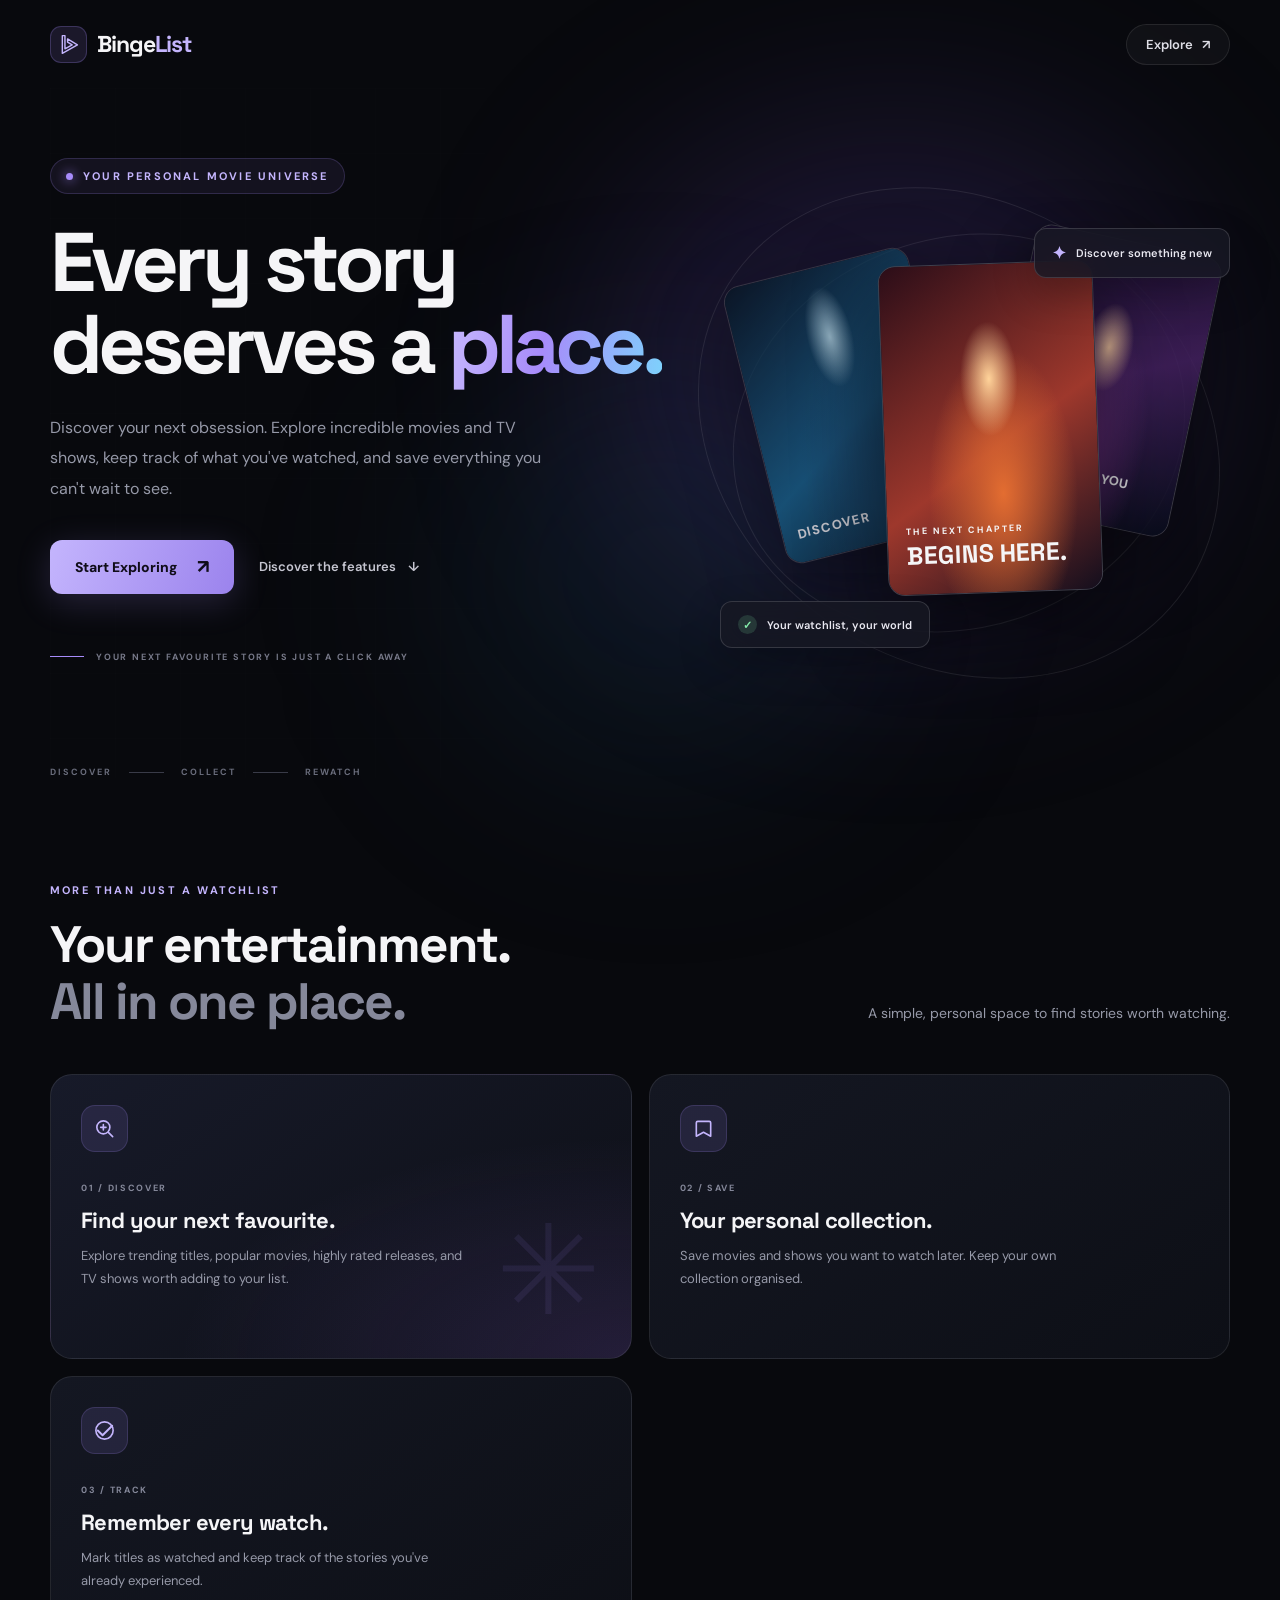
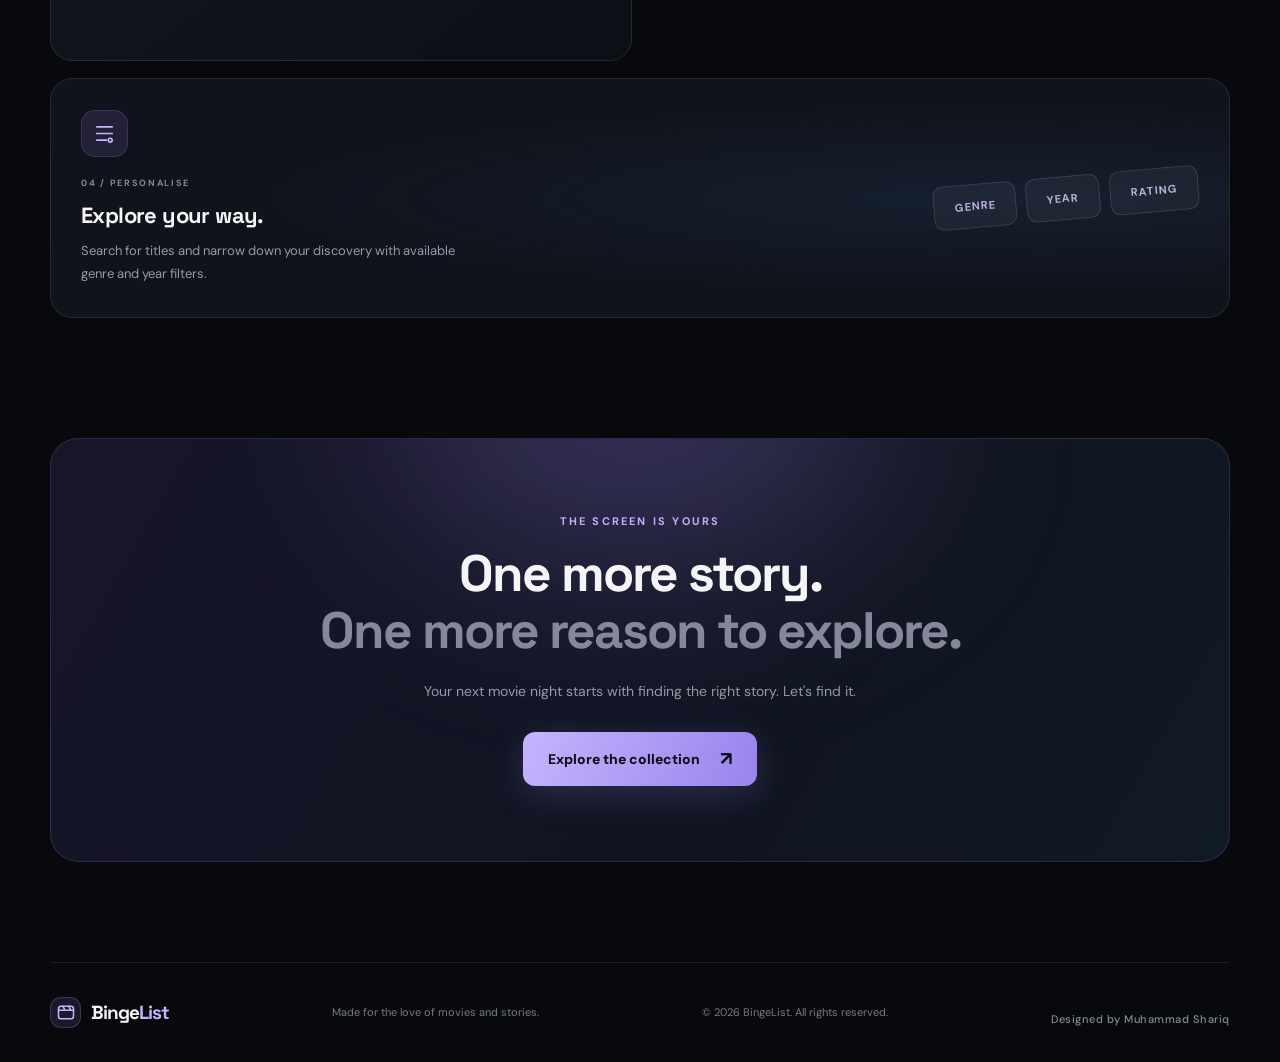
<file: html/index.html>
<!doctype html>
<html lang="en">
  <head>
    <meta charset="UTF-8" />
    <meta name="viewport" content="width=device-width, initial-scale=1.0" />
    <meta
      name="description"
      content="Discover movies, explore TV shows, and build your personal watchlist. Your next favourite story starts here."
    />
    <link rel="stylesheet" href="../css/index.css" />
    <title>BingeList — Discover. Track. Enjoy.</title>
    <link rel="icon" href="../assests/logo.svg" />
  </head>

  <body>
    <!-- UI REDESIGN: Premium landing page navigation -->
    <header class="site-header">
      <a href="index.html" class="brand" aria-label="ReelVault home">
        <span class="brand-icon">
          <img src="../assests/logo.svg" alt="BingList Logo" />
        </span>
        <span>Binge<span class="brand-accent">List</span></span>
      </a>

      <a href="homepage.html" class="header-link">
        Explore <span aria-hidden="true">↗</span>
      </a>
    </header>

    <main>
      <!-- UI REDESIGN: Cinematic hero section -->
      <section id="main-page" class="main-page">
        <div class="hero-glow hero-glow-one"></div>
        <div class="hero-glow hero-glow-two"></div>
        <div class="hero-grid"></div>

        <div id="hero-content" class="hero-content">
          <div class="eyebrow">
            <span class="status-dot"></span>
            YOUR PERSONAL MOVIE UNIVERSE
          </div>

          <h1>
            Every story<br />
            deserves a <span class="gradient-text">place.</span>
          </h1>

          <p class="hero-description">
            Discover your next obsession. Explore incredible movies and TV
            shows, keep track of what you've watched, and save everything you
            can't wait to see.
          </p>

          <div class="hero-actions">
            <a href="homepage.html" class="btn">
              Start Exploring
              <span aria-hidden="true">↗</span>
            </a>

            <a href="#features" class="secondary-btn">
              Discover the features
              <span aria-hidden="true">↓</span>
            </a>
          </div>

          <div class="hero-note">
            <span class="note-line"></span>
            YOUR NEXT FAVOURITE STORY IS JUST A CLICK AWAY
          </div>
        </div>

        <!-- UI REDESIGN: Decorative cinematic poster composition -->
        <div class="hero-art" aria-hidden="true">
          <div class="art-orbit orbit-one"></div>
          <div class="art-orbit orbit-two"></div>

          <div class="poster poster-back">
            <div class="poster-art poster-art-blue"></div>
            <span class="poster-label">DISCOVER</span>
          </div>

          <div class="poster poster-middle">
            <div class="poster-art poster-art-purple"></div>
            <span class="poster-label">TRACK WHAT YOU WATCH</span>
          </div>

          <div class="poster poster-front">
            <div class="poster-art poster-art-orange"></div>
            <div class="poster-caption">
              <span>THE NEXT CHAPTER</span>
              <strong>BEGINS HERE.</strong>
            </div>
          </div>

          <div class="floating-chip chip-top">
            <span class="chip-icon">✦</span>
            Discover something new
          </div>

          <div class="floating-chip chip-bottom">
            <span class="chip-check">✓</span>
            Your watchlist, your world
          </div>
        </div>

        <div class="hero-bottom">
          <span>DISCOVER</span>
          <span class="hero-bottom-line"></span>
          <span>COLLECT</span>
          <span class="hero-bottom-line"></span>
          <span>REWATCH</span>
        </div>
      </section>

      <!-- UI REDESIGN: Feature introduction -->
      <section id="features" class="features-section">
        <div class="section-heading">
          <div>
            <span class="section-kicker">MORE THAN JUST A WATCHLIST</span>
            <h2>Your entertainment.<br /><span>All in one place.</span></h2>
          </div>

          <p>
            A simple, personal space to find stories worth watching.
          </p>
        </div>

        <div class="feature-grid">
          <article class="feature-card feature-card-large">
            <div class="feature-icon">
              <svg viewBox="0 0 24 24" fill="none" aria-hidden="true">
                <circle
                  cx="10.8"
                  cy="10.8"
                  r="6.8"
                  stroke="currentColor"
                  stroke-width="1.7"
                />
                <path
                  d="m16 16 4.5 4.5M8 10.8h5.6M10.8 8v5.6"
                  stroke="currentColor"
                  stroke-width="1.7"
                  stroke-linecap="round"
                />
              </svg>
            </div>
            <span class="feature-number">01 / DISCOVER</span>
            <h3>Find your next favourite.</h3>
            <p>
              Explore trending titles, popular movies, highly rated releases,
              and TV shows worth adding to your list.
            </p>
            <span class="feature-decoration decoration-search">✳</span>
          </article>

          <article class="feature-card">
            <div class="feature-icon">
              <svg viewBox="0 0 24 24" fill="none" aria-hidden="true">
                <path
                  d="M6 4.5h12a1.5 1.5 0 0 1 1.5 1.5v14L12 16l-7.5 4V6A1.5 1.5 0 0 1 6 4.5Z"
                  stroke="currentColor"
                  stroke-width="1.7"
                  stroke-linejoin="round"
                />
              </svg>
            </div>
            <span class="feature-number">02 / SAVE</span>
            <h3>Your personal collection.</h3>
            <p>
              Save movies and shows you want to watch later. Keep your own
              collection organised.
            </p>
          </article>

          <article class="feature-card">
            <div class="feature-icon">
              <svg viewBox="0 0 24 24" fill="none" aria-hidden="true">
                <path
                  d="M20 7 10 17l-5-5"
                  stroke="currentColor"
                  stroke-width="2"
                  stroke-linecap="round"
                  stroke-linejoin="round"
                />
                <circle
                  cx="12"
                  cy="12"
                  r="9"
                  stroke="currentColor"
                  stroke-width="1.7"
                />
              </svg>
            </div>
            <span class="feature-number">03 / TRACK</span>
            <h3>Remember every watch.</h3>
            <p>
              Mark titles as watched and keep track of the stories you've
              already experienced.
            </p>
          </article>

          <article class="feature-card feature-card-wide">
            <div class="wide-feature-content">
              <div class="feature-icon">
                <svg viewBox="0 0 24 24" fill="none" aria-hidden="true">
                  <path
                    d="M4 5h16M4 12h16M4 19h10"
                    stroke="currentColor"
                    stroke-width="1.8"
                    stroke-linecap="round"
                  />
                  <circle
                    cx="18"
                    cy="19"
                    r="2"
                    stroke="currentColor"
                    stroke-width="1.7"
                  />
                </svg>
              </div>
              <span class="feature-number">04 / PERSONALISE</span>
              <h3>Explore your way.</h3>
              <p>
                Search for titles and narrow down your discovery with available
                genre and year filters.
              </p>
            </div>
            <div class="wide-decoration" aria-hidden="true">
              <span>GENRE</span>
              <span>YEAR</span>
              <span>RATING</span>
            </div>
          </article>
        </div>
      </section>

      <!-- UI REDESIGN: Promotional call-to-action -->
      <section class="closing-section">
        <div class="closing-glow"></div>
        <span class="section-kicker">THE SCREEN IS YOURS</span>
        <h2>One more story.<br /><span>One more reason to explore.</span></h2>
        <p>
          Your next movie night starts with finding the right story. Let's find
          it.
        </p>
        <a href="homepage.html" class="btn">
          Explore the collection <span aria-hidden="true">↗</span>
        </a>
      </section>
    </main>

    <!-- UI REDESIGN: Minimal professional footer -->
    <footer class="site-footer">
      <a href="index.html" class="brand footer-brand">
        <span class="brand-icon">
          <svg viewBox="0 0 24 24" fill="none" aria-hidden="true">
            <rect
              x="3"
              y="5"
              width="18"
              height="15"
              rx="3"
              stroke="currentColor"
              stroke-width="1.8"
            />
            <path
              d="M3 10h18M8 5l3 5M15 5l3 5"
              stroke="currentColor"
              stroke-width="1.8"
              stroke-linecap="round"
            />
          </svg>
        </span>
        <span>Binge<span class="brand-accent">List</span></span>
      </a>

      <p>Made for the love of movies and stories.</p>

      <span class="copyright"> © 2026 BingeList. All rights reserved. </span>
      <a
        class="designed-by"
        href="https://github.com/MuhammadShariq05"
        target="_blank"
        rel="noopener noreferrer"
      >
        Designed by Muhammad Shariq
      </a>
    </footer>
  </body>
</html>
</file>
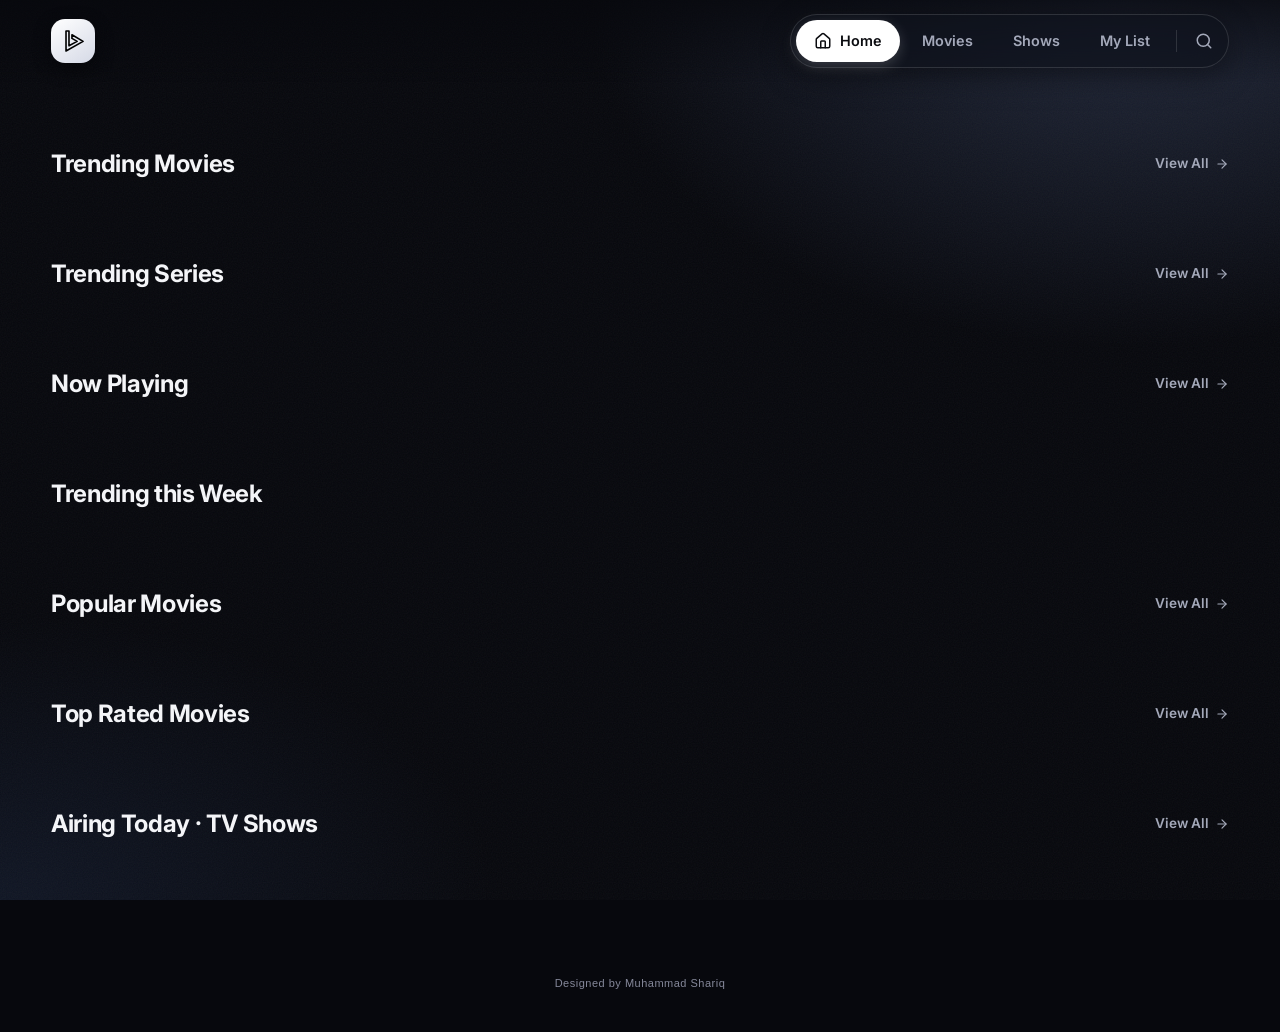
<file: html/homepage.html>
<!doctype html>
<html lang="en">
  <head>
    <meta charset="UTF-8" />
    <meta name="viewport" content="width=device-width, initial-scale=1.0" />
    <title>Home · Movie Watchlist</title>
    <link rel="icon" href="../assests/home.svg" />
    <!-- UI REDESIGN: Inter font (Google Fonts) + shared stylesheet -->
    <link rel="preconnect" href="https://fonts.googleapis.com" />
    <link rel="preconnect" href="https://fonts.gstatic.com" crossorigin />
    <link
      href="https://fonts.googleapis.com/css2?family=Inter:wght@400;500;600;700;800&display=swap"
      rel="stylesheet"
    />
    <link rel="stylesheet" href="../css/style.css" />
  </head>
  <body data-page="home">
    <!-- UI REDESIGN: Global header — logo + glass pill navigation (same markup on every page; only the active link changes) -->
    <header class="site-header">
      <div class="header-left">
        <a
          id="logo"
          class="brand"
          href="homepage.html"
          aria-label="Movie Watchlist — home"
        >
          <span class="brand-mark"
            ><img
              class="logo-img"
              src="../assests/home-logo.svg"
              alt="Movie Watchlist Logo"
          /></span>
        </a>
      </div>
      <nav id="nav" class="nav-pill" aria-label="Main navigation">
        <a class="nav-link is-active" href="homepage.html" aria-current="page"
          ><span class="icon i-home" aria-hidden="true"></span
          ><span>Home</span></a
        >
        <a class="nav-link" href="movies.html"
          ><span class="icon i-film" aria-hidden="true"></span
          ><span>Movies</span></a
        >
        <a class="nav-link" href="series.html"
          ><span class="icon i-tv" aria-hidden="true"></span
          ><span>Shows</span></a
        >
        <a class="nav-link" href="watchlist.html"
          ><span class="icon i-bookmark" aria-hidden="true"></span
          ><span>My List</span></a
        >
        <span class="nav-divider" aria-hidden="true"></span>
        <a
          class="nav-link nav-search"
          href="searchpage.html"
          aria-label="Search"
          ><span class="icon i-search" aria-hidden="true"></span
          ><span class="nav-search-label">Search</span></a
        >
      </nav>
    </header>

    <main>
      <h1 class="sr-only">Movie Watchlist — discover movies and series</h1>

      <!-- this is the main content of the page -->
      <section id="movie-list" class="movie-list">
        <!-- UI REDESIGN: Every row = heading + "View All" link + horizontally scrolling poster row with arrows.
             All container IDs are unchanged, so the existing JS keeps filling them. -->

        <!-- UI REDESIGN (new row): Trending Movies — filled by ui.js using the existing trendingMoviesThisWeek() -->
        <section class="media-section">
          <div class="section-head">
            <h2>Trending Movies</h2>
            <a class="view-all" href="movies.html"
              >View All
              <span class="icon i-arrow-right" aria-hidden="true"></span
            ></a>
          </div>
          <div class="row-scroller" data-scroller>
            <button
              class="scroll-btn prev"
              type="button"
              aria-label="Scroll left"
            >
              <span class="icon i-chevron-left" aria-hidden="true"></span>
            </button>
            <div
              id="trending-movies-week-container"
              class="media-container"
            ></div>
            <button
              class="scroll-btn next"
              type="button"
              aria-label="Scroll right"
            >
              <span class="icon i-chevron-right" aria-hidden="true"></span>
            </button>
          </div>
        </section>

        <!-- UI REDESIGN (new row): Trending Series — filled by ui.js using the existing trendingSeriesThisWeek() -->
        <section class="media-section">
          <div class="section-head">
            <h2>Trending Series</h2>
            <a class="view-all" href="series.html"
              >View All
              <span class="icon i-arrow-right" aria-hidden="true"></span
            ></a>
          </div>
          <div class="row-scroller" data-scroller>
            <button
              class="scroll-btn prev"
              type="button"
              aria-label="Scroll left"
            >
              <span class="icon i-chevron-left" aria-hidden="true"></span>
            </button>
            <div
              id="trending-series-week-container"
              class="media-container"
            ></div>
            <button
              class="scroll-btn next"
              type="button"
              aria-label="Scroll right"
            >
              <span class="icon i-chevron-right" aria-hidden="true"></span>
            </button>
          </div>
        </section>

        <!-- this will display the list of movies -->
        <section class="media-section">
          <div class="section-head">
            <h2>Now Playing</h2>
            <a class="view-all" href="movies.html"
              >View All
              <span class="icon i-arrow-right" aria-hidden="true"></span
            ></a>
          </div>
          <div class="row-scroller" data-scroller>
            <button
              class="scroll-btn prev"
              type="button"
              aria-label="Scroll left"
            >
              <span class="icon i-chevron-left" aria-hidden="true"></span>
            </button>
            <div id="current-movies-container" class="media-container">
              <!-- movie items will be dynamically added here -->
            </div>
            <button
              class="scroll-btn next"
              type="button"
              aria-label="Scroll right"
            >
              <span class="icon i-chevron-right" aria-hidden="true"></span>
            </button>
          </div>
        </section>

        <section class="media-section">
          <div class="section-head">
            <h2>Trending this Week</h2>
          </div>
          <div class="row-scroller" data-scroller>
            <button
              class="scroll-btn prev"
              type="button"
              aria-label="Scroll left"
            >
              <span class="icon i-chevron-left" aria-hidden="true"></span>
            </button>
            <div id="trending-container" class="media-container"></div>
            <button
              class="scroll-btn next"
              type="button"
              aria-label="Scroll right"
            >
              <span class="icon i-chevron-right" aria-hidden="true"></span>
            </button>
          </div>
        </section>

        <section class="media-section">
          <div class="section-head">
            <h2>Popular Movies</h2>
            <a class="view-all" href="movies.html"
              >View All
              <span class="icon i-arrow-right" aria-hidden="true"></span
            ></a>
          </div>
          <div class="row-scroller" data-scroller>
            <button
              class="scroll-btn prev"
              type="button"
              aria-label="Scroll left"
            >
              <span class="icon i-chevron-left" aria-hidden="true"></span>
            </button>
            <div id="popular-movies-container" class="media-container">
              <!-- popular movie items will be dynamically added here -->
            </div>
            <button
              class="scroll-btn next"
              type="button"
              aria-label="Scroll right"
            >
              <span class="icon i-chevron-right" aria-hidden="true"></span>
            </button>
          </div>
        </section>

        <section class="media-section">
          <div class="section-head">
            <h2>Top Rated Movies</h2>
            <a class="view-all" href="movies.html"
              >View All
              <span class="icon i-arrow-right" aria-hidden="true"></span
            ></a>
          </div>
          <div class="row-scroller" data-scroller>
            <button
              class="scroll-btn prev"
              type="button"
              aria-label="Scroll left"
            >
              <span class="icon i-chevron-left" aria-hidden="true"></span>
            </button>
            <div id="top-rated-movies-container" class="media-container">
              <!-- top rated movie items will be dynamically added here -->
            </div>
            <button
              class="scroll-btn next"
              type="button"
              aria-label="Scroll right"
            >
              <span class="icon i-chevron-right" aria-hidden="true"></span>
            </button>
          </div>
        </section>

        <section class="media-section">
          <div class="section-head">
            <h2>Airing Today · TV Shows</h2>
            <a class="view-all" href="series.html"
              >View All
              <span class="icon i-arrow-right" aria-hidden="true"></span
            ></a>
          </div>
          <div class="row-scroller" data-scroller>
            <button
              class="scroll-btn prev"
              type="button"
              aria-label="Scroll left"
            >
              <span class="icon i-chevron-left" aria-hidden="true"></span>
            </button>
            <div id="upcoming-tvshows-container" class="media-container">
              <!-- upcoming tv show items will be dynamically added here -->
            </div>
            <button
              class="scroll-btn next"
              type="button"
              aria-label="Scroll right"
            >
              <span class="icon i-chevron-right" aria-hidden="true"></span>
            </button>
          </div>
        </section>
      </section>
      <!-- UI REDESIGN: fixed an unclosed <section id="movie-list"> from the original markup -->
    </main>

    <footer class="footer-homepage">
      <a
        class="designed-by"
        href="https://github.com/MuhammadShariq05"
        target="_blank"
        rel="noopener noreferrer"
      >
        Designed by Muhammad Shariq
      </a>
    </footer>

    <script src="../js/storage.js" defer></script>
    <script src="../js/script.js" defer></script>
    <!-- UI REDESIGN: new additive script (scroll arrows, extra rows). Must load AFTER script.js -->
    <script src="../js/ui.js" defer></script>
  </body>
</html>
</file>
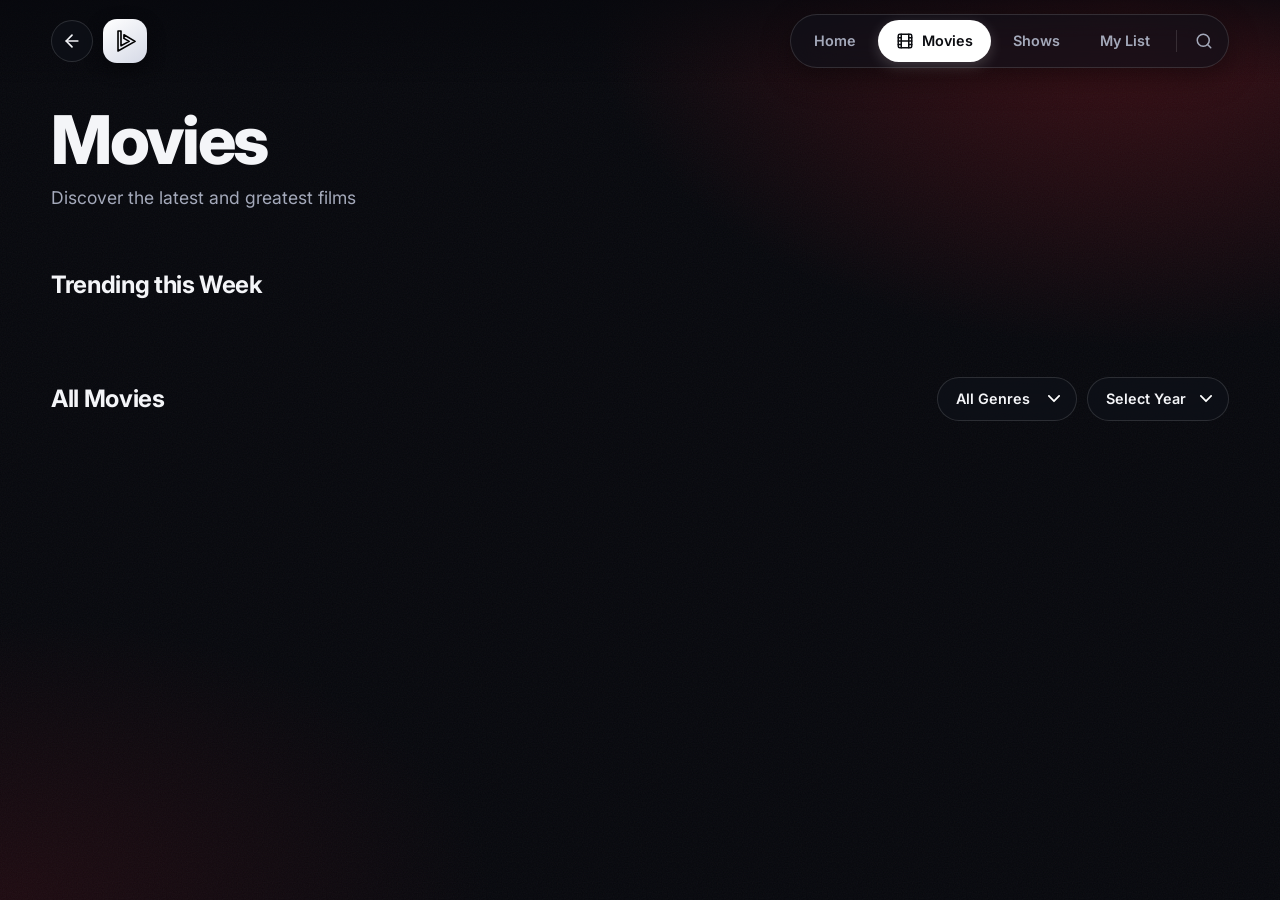
<file: html/movies.html>
<!doctype html>
<html lang="en">
  <head>
    <meta charset="UTF-8" />
    <meta name="viewport" content="width=device-width, initial-scale=1.0" />
    <title>Movies · Movie Watchlist</title>
    <link rel="icon" href="../assests/movie.svg" />
    <!-- UI REDESIGN: Inter font (Google Fonts) + shared stylesheet -->
    <link rel="preconnect" href="https://fonts.googleapis.com" />
    <link rel="preconnect" href="https://fonts.gstatic.com" crossorigin />
    <link
      href="https://fonts.googleapis.com/css2?family=Inter:wght@400;500;600;700;800&display=swap"
      rel="stylesheet"
    />
    <link rel="stylesheet" href="../css/style.css" />
  </head>
  <body data-page="movies">
    <!-- UI REDESIGN: Global header — logo + glass pill navigation (same markup on every page; only the active link changes) -->
    <header class="site-header">
      <div class="header-left">
        <a class="back-link" href="homepage.html" aria-label="Back to home"
          ><span class="icon i-arrow-left" aria-hidden="true"></span
        ></a>
        <a
          id="logo"
          class="brand"
          href="homepage.html"
          aria-label="Movie Watchlist — home"
        >
          <span class="brand-mark"
            ><img
              class="logo-img"
              src="../assests/home-logo.svg"
              alt="Movie Watchlist Logo"
          /></span>
        </a>
      </div>
      <nav id="nav" class="nav-pill" aria-label="Main navigation">
        <a class="nav-link" href="homepage.html"
          ><span class="icon i-home" aria-hidden="true"></span
          ><span>Home</span></a
        >
        <a class="nav-link is-active" href="movies.html" aria-current="page"
          ><span class="icon i-film" aria-hidden="true"></span
          ><span>Movies</span></a
        >
        <a class="nav-link" href="series.html"
          ><span class="icon i-tv" aria-hidden="true"></span
          ><span>Shows</span></a
        >
        <a class="nav-link" href="watchlist.html"
          ><span class="icon i-bookmark" aria-hidden="true"></span
          ><span>My List</span></a
        >
        <span class="nav-divider" aria-hidden="true"></span>
        <a
          class="nav-link nav-search"
          href="searchpage.html"
          aria-label="Search"
          ><span class="icon i-search" aria-hidden="true"></span
          ><span class="nav-search-label">Search</span></a
        >
      </nav>
    </header>

    <main>
      <!-- UI REDESIGN: Large page title -->
      <section id="info-section" class="page-hero">
        <h1>Movies</h1>
        <p>Discover the latest and greatest films</p>
      </section>

      <!-- UI REDESIGN (new row): Upcoming — landscape cards with a "Coming Soon" badge.
           Stays hidden unless ui.js successfully loads data from /api/movies/upcoming. -->
      <section id="movies-upcoming-section" class="media-section" hidden>
        <div class="section-head"><h2>Upcoming</h2></div>
        <div class="row-scroller row-scroller--landscape" data-scroller>
          <button
            class="scroll-btn prev"
            type="button"
            aria-label="Scroll left"
          >
            <span class="icon i-chevron-left" aria-hidden="true"></span>
          </button>
          <div
            id="upcoming-movies-container"
            class="media-container landscape-row"
          ></div>
          <button
            class="scroll-btn next"
            type="button"
            aria-label="Scroll right"
          >
            <span class="icon i-chevron-right" aria-hidden="true"></span>
          </button>
        </div>
      </section>

      <section id="movies-trending-section" class="media-section">
        <div class="section-head landscape"><h2>Trending this Week</h2></div>
        <div class="row-scroller" data-scroller>
          <button
            class="scroll-btn prev"
            type="button"
            aria-label="Scroll left"
          >
            <span class="icon i-chevron-left" aria-hidden="true"></span>
          </button>
          <div
            id="trending-movies-week-container"
            class="media-container trending-movies"
          >
            <!-- Dynamic uploading will be here -->
          </div>
          <button
            class="scroll-btn next"
            type="button"
            aria-label="Scroll right"
          >
            <span class="icon i-chevron-right" aria-hidden="true"></span>
          </button>
        </div>
      </section>

      <section id="all-movies-section" class="media-section">
        <div id="all-movies-container">
          <!-- UI REDESIGN: Heading on the left, filter dropdowns aligned to the upper-right of the grid they control -->
          <div class="section-head section-head--filters">
            <h2>All Movies</h2>
            <div id="query-selector" class="filter-bar">
              <!-- dynamically populating the option menu from server -->
              <select id="genre-filter" aria-label="Filter by genre">
                <option value="">All Genres</option>
              </select>
              <select id="yearSelect" aria-label="Filter by year">
                <option value="">Select Year</option>
              </select>

              <script>
                var select = document.getElementById("yearSelect");
                var currentYear = new Date().getFullYear();
                for (var year = currentYear; year >= 1980; year--) {
                  var option = document.createElement("option");
                  option.value = year;
                  option.textContent = year;
                  select.appendChild(option);
                }
              </script>
            </div>
          </div>
          <div id="movies-discover-container" class="movie-discover">
            <!-- dynamic uploading for all movies will be here getting from discovery with queries involved-->
          </div>
          <div id="movies-loader"></div>
        </div>
      </section>
    </main>

    <script src="../js/storage.js" defer></script>
    <script src="../js/script.js"></script>
    <!-- UI REDESIGN: new additive script (scroll arrows, Upcoming row). Loads after script.js -->
    <script src="../js/ui.js" defer></script>
  </body>
</html>
</file>
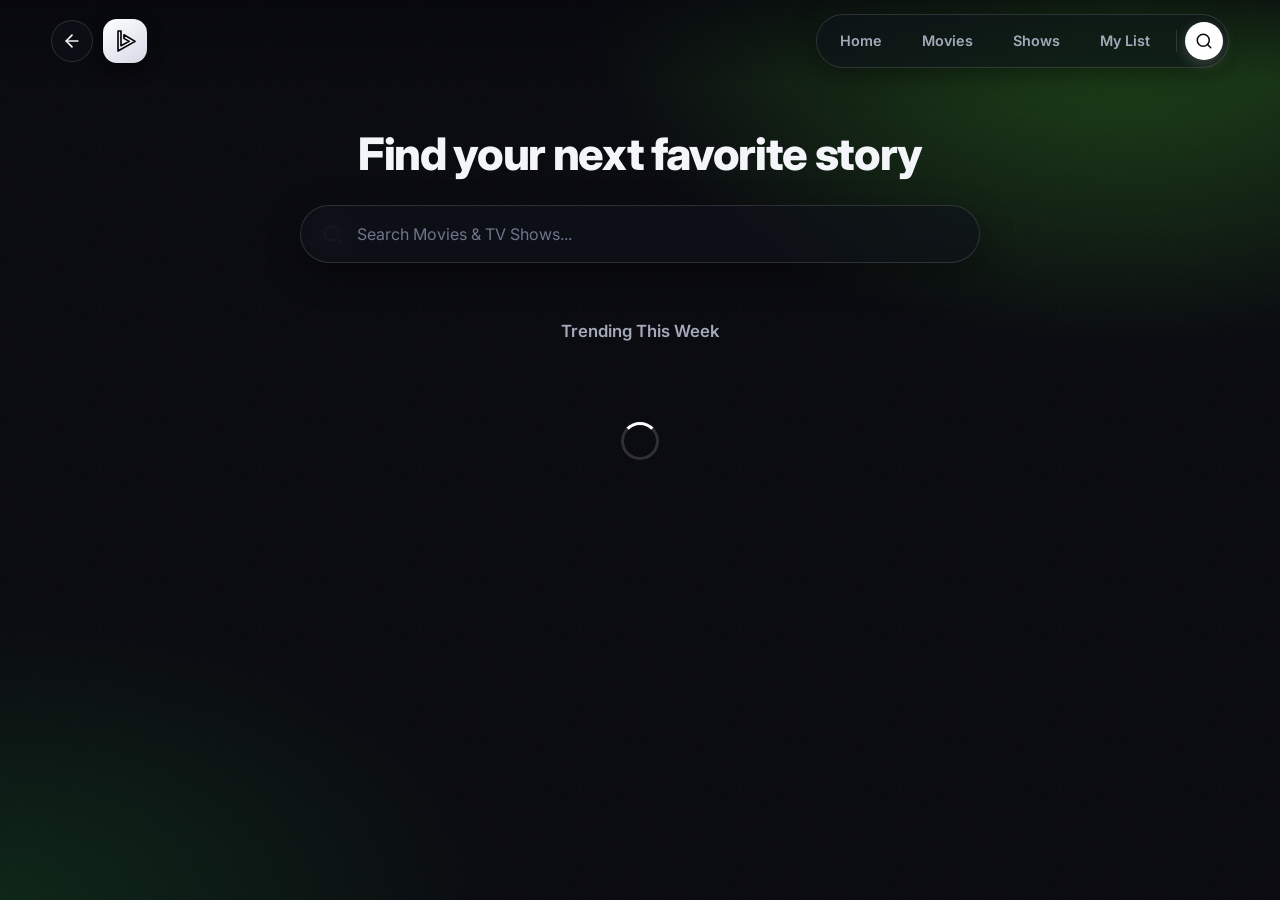
<file: html/searchpage.html>
<!doctype html>
<html lang="en">
  <head>
    <meta charset="UTF-8" />
    <meta name="viewport" content="width=device-width, initial-scale=1.0" />
    <title>Search · Movie Watchlist</title>
    <link rel="icon" href="../assests/search.svg" />
    <!-- UI REDESIGN: Inter font (Google Fonts) + shared stylesheet -->
    <link rel="preconnect" href="https://fonts.googleapis.com" />
    <link rel="preconnect" href="https://fonts.gstatic.com" crossorigin />
    <link
      href="https://fonts.googleapis.com/css2?family=Inter:wght@400;500;600;700;800&display=swap"
      rel="stylesheet"
    />
    <link rel="stylesheet" href="../css/style.css" />
  </head>
  <body data-page="search">
    <!-- UI REDESIGN: Global header — logo + glass pill navigation (same markup on every page; only the active link changes) -->
    <header class="site-header">
      <div class="header-left">
        <a class="back-link" href="homepage.html" aria-label="Back to home"
          ><span class="icon i-arrow-left" aria-hidden="true"></span
        ></a>
        <a
          id="logo"
          class="brand"
          href="homepage.html"
          aria-label="Movie Watchlist — home"
        >
          <span class="brand-mark"
            ><img
              class="logo-img"
              src="../assests/home-logo.svg"
              alt="Movie Watchlist Logo"
          /></span>
        </a>
      </div>
      <nav id="nav" class="nav-pill" aria-label="Main navigation">
        <a class="nav-link" href="homepage.html"
          ><span class="icon i-home" aria-hidden="true"></span
          ><span>Home</span></a
        >
        <a class="nav-link" href="movies.html"
          ><span class="icon i-film" aria-hidden="true"></span
          ><span>Movies</span></a
        >
        <a class="nav-link" href="series.html"
          ><span class="icon i-tv" aria-hidden="true"></span
          ><span>Shows</span></a
        >
        <a class="nav-link" href="watchlist.html"
          ><span class="icon i-bookmark" aria-hidden="true"></span
          ><span>My List</span></a
        >
        <span class="nav-divider" aria-hidden="true"></span>
        <a
          class="nav-link nav-search is-active"
          href="searchpage.html"
          aria-label="Search"
          aria-current="page"
          ><span class="icon i-search" aria-hidden="true"></span
          ><span class="nav-search-label">Search</span></a
        >
      </nav>
    </header>

    <main class="search-page">
      <!-- UI REDESIGN: Centered heading + large rounded search field with icon -->
      <section id="search-section">
        <h2>Find your next favorite story</h2>
        <div class="search-field">
          <span class="icon i-search" aria-hidden="true"></span>
          <input
            type="text"
            id="search-input"
            placeholder="Search Movies & TV Shows..."
            autocomplete="off"
            aria-label="Search movies and TV shows"
          />
        </div>
      </section>

      <section id="search-results-section">
        <!-- UI REDESIGN: heading text is switched between "Trending" and "Results for ..." by ui.js -->
        <h3 id="results-title" class="results-title">Trending This Week</h3>
        <!-- UI REDESIGN: data-state drives the loading spinner / empty state in CSS (updated by ui.js) -->
        <div id="search-results" class="search-results" data-state="loading">
          <!-- Search results will be dynamically added here -->
        </div>
      </section>
    </main>

    <script src="../js/storage.js" defer></script>
    <script src="../js/script.js"></script>
    <!-- UI REDESIGN: new additive script (search loading/empty state). Loads after script.js -->
    <script src="../js/ui.js" defer></script>
  </body>
</html>
</file>
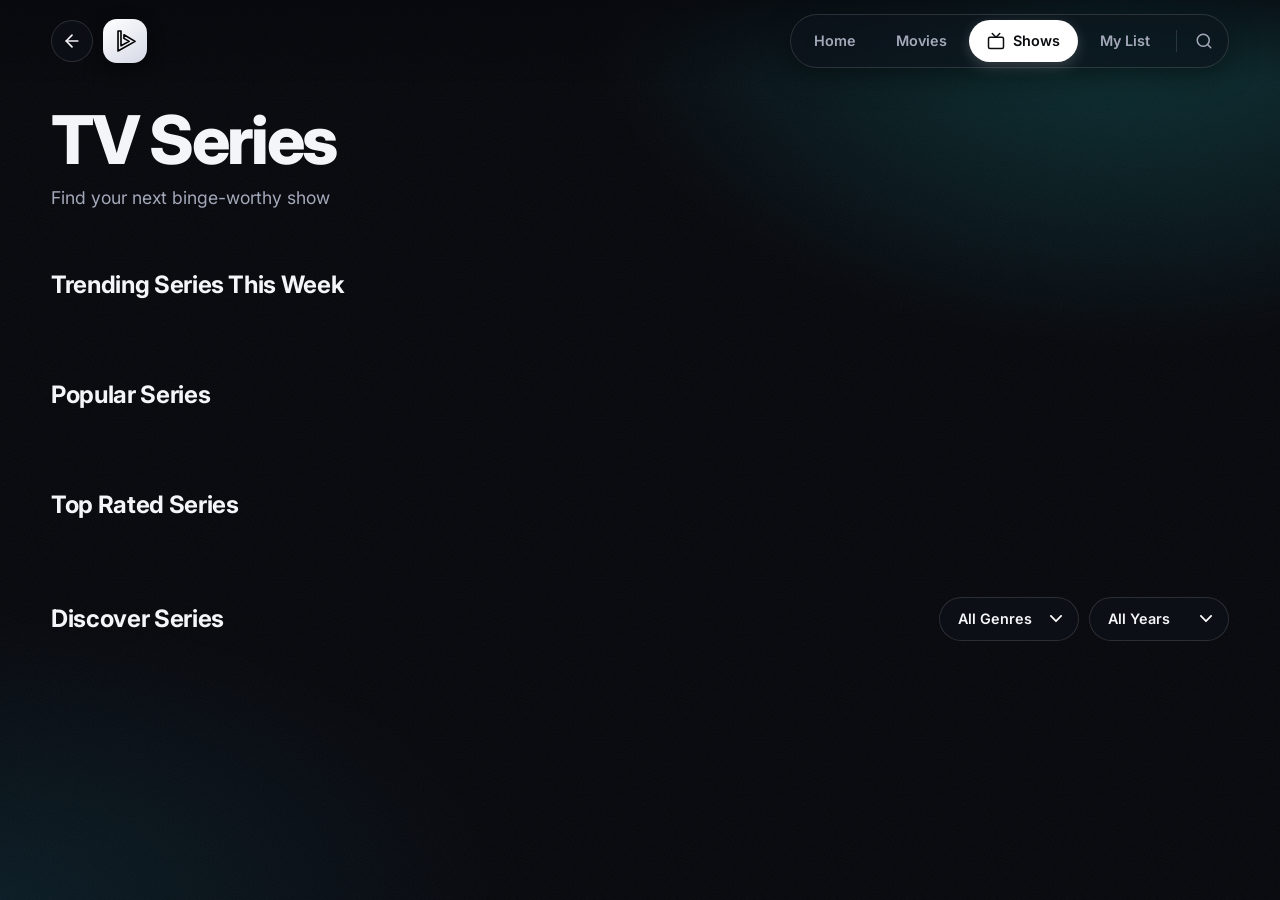
<file: html/series.html>
<!doctype html>
<html lang="en">
  <head>
    <meta charset="UTF-8" />
    <meta name="viewport" content="width=device-width, initial-scale=1.0" />
    <title>TV Series · Movie Watchlist</title>
    <link rel="icon" href="../assests/series.svg" />
    <!-- UI REDESIGN: Inter font (Google Fonts) + shared stylesheet -->
    <link rel="preconnect" href="https://fonts.googleapis.com" />
    <link rel="preconnect" href="https://fonts.gstatic.com" crossorigin />
    <link
      href="https://fonts.googleapis.com/css2?family=Inter:wght@400;500;600;700;800&display=swap"
      rel="stylesheet"
    />
    <link rel="stylesheet" href="../css/style.css" />
  </head>

  <body data-page="series">
    <!-- UI REDESIGN: Global header — logo + glass pill navigation (same markup on every page; only the active link changes) -->
    <header class="site-header">
      <div class="header-left">
        <a class="back-link" href="homepage.html" aria-label="Back to home"
          ><span class="icon i-arrow-left" aria-hidden="true"></span
        ></a>
        <a
          id="logo"
          class="brand"
          href="homepage.html"
          aria-label="Movie Watchlist — home"
        >
          <span class="brand-mark"
            ><img
              class="logo-img"
              src="../assests/home-logo.svg"
              alt="Movie Watchlist Logo"
          /></span>
        </a>
      </div>
      <nav id="nav" class="nav-pill" aria-label="Main navigation">
        <a class="nav-link" href="homepage.html"
          ><span class="icon i-home" aria-hidden="true"></span
          ><span>Home</span></a
        >
        <a class="nav-link" href="movies.html"
          ><span class="icon i-film" aria-hidden="true"></span
          ><span>Movies</span></a
        >
        <a class="nav-link is-active" href="series.html" aria-current="page"
          ><span class="icon i-tv" aria-hidden="true"></span
          ><span>Shows</span></a
        >
        <a class="nav-link" href="watchlist.html"
          ><span class="icon i-bookmark" aria-hidden="true"></span
          ><span>My List</span></a
        >
        <span class="nav-divider" aria-hidden="true"></span>
        <a
          class="nav-link nav-search"
          href="searchpage.html"
          aria-label="Search"
          ><span class="icon i-search" aria-hidden="true"></span
          ><span class="nav-search-label">Search</span></a
        >
      </nav>
    </header>

    <main>
      <!-- UI REDESIGN: Large page title -->
      <section class="page-hero">
        <h1>TV Series</h1>
        <p>Find your next binge-worthy show</p>
      </section>

      <!-- UI REDESIGN (new row): Airing Today — landscape cards, filled by ui.js from the existing
           /api/tv/airing-today endpoint. Hidden until data arrives. -->
      <section id="airing-series-section" class="media-section" hidden>
        <div class="section-head"><h2>Airing Today</h2></div>
        <div class="row-scroller row-scroller--landscape" data-scroller>
          <button
            class="scroll-btn prev"
            type="button"
            aria-label="Scroll left"
          >
            <span class="icon i-chevron-left" aria-hidden="true"></span>
          </button>
          <div
            id="airing-series-container"
            class="media-container landscape-row"
          ></div>
          <button
            class="scroll-btn next"
            type="button"
            aria-label="Scroll right"
          >
            <span class="icon i-chevron-right" aria-hidden="true"></span>
          </button>
        </div>
      </section>

      <!-- Trending Series -->
      <section class="media-section">
        <div class="section-head"><h2>Trending Series This Week</h2></div>
        <div class="row-scroller" data-scroller>
          <button
            class="scroll-btn prev"
            type="button"
            aria-label="Scroll left"
          >
            <span class="icon i-chevron-left" aria-hidden="true"></span>
          </button>
          <div
            id="trending-series-week-container"
            class="media-container"
          ></div>
          <button
            class="scroll-btn next"
            type="button"
            aria-label="Scroll right"
          >
            <span class="icon i-chevron-right" aria-hidden="true"></span>
          </button>
        </div>
      </section>

      <!-- Popular Series -->
      <section class="media-section">
        <div class="section-head"><h2>Popular Series</h2></div>
        <div class="row-scroller" data-scroller>
          <button
            class="scroll-btn prev"
            type="button"
            aria-label="Scroll left"
          >
            <span class="icon i-chevron-left" aria-hidden="true"></span>
          </button>
          <div id="popular-series-container" class="media-container"></div>
          <button
            class="scroll-btn next"
            type="button"
            aria-label="Scroll right"
          >
            <span class="icon i-chevron-right" aria-hidden="true"></span>
          </button>
        </div>
      </section>

      <!-- Top Rated Series -->
      <section class="media-section">
        <div class="section-head"><h2>Top Rated Series</h2></div>
        <div class="row-scroller" data-scroller>
          <button
            class="scroll-btn prev"
            type="button"
            aria-label="Scroll left"
          >
            <span class="icon i-chevron-left" aria-hidden="true"></span>
          </button>
          <div id="top-rated-series-container" class="media-container"></div>
          <button
            class="scroll-btn next"
            type="button"
            aria-label="Scroll right"
          >
            <span class="icon i-chevron-right" aria-hidden="true"></span>
          </button>
        </div>
      </section>

      <!-- Discover Series -->
      <section class="media-section">
        <!-- UI REDESIGN: Heading on the left, filter dropdowns aligned to the upper-right of the grid they control -->
        <div class="section-head section-head--filters">
          <h2>Discover Series</h2>

          <div class="filter-container filter-bar">
            <select id="genre-filter" aria-label="Filter by genre">
              <option value="">All Genres</option>
            </select>

            <select id="yearSelect" aria-label="Filter by year">
              <option value="">All Years</option>
            </select>
          </div>
        </div>

        <div id="series-discover-container" class="series-discover"></div>

        <div id="series-loader"></div>
      </section>
    </main>

    <script>
      var select = document.getElementById("yearSelect");
      var currentYear = new Date().getFullYear();
      for (var year = currentYear; year >= 1980; year--) {
        var option = document.createElement("option");
        option.value = year;
        option.textContent = year;
        select.appendChild(option);
      }
    </script>
    <script src="../js/storage.js" defer></script>
    <script src="../js/script.js" defer></script>
    <!-- UI REDESIGN: new additive script (scroll arrows, Airing Today row). Loads after script.js -->
    <script src="../js/ui.js" defer></script>
  </body>
</html>
</file>
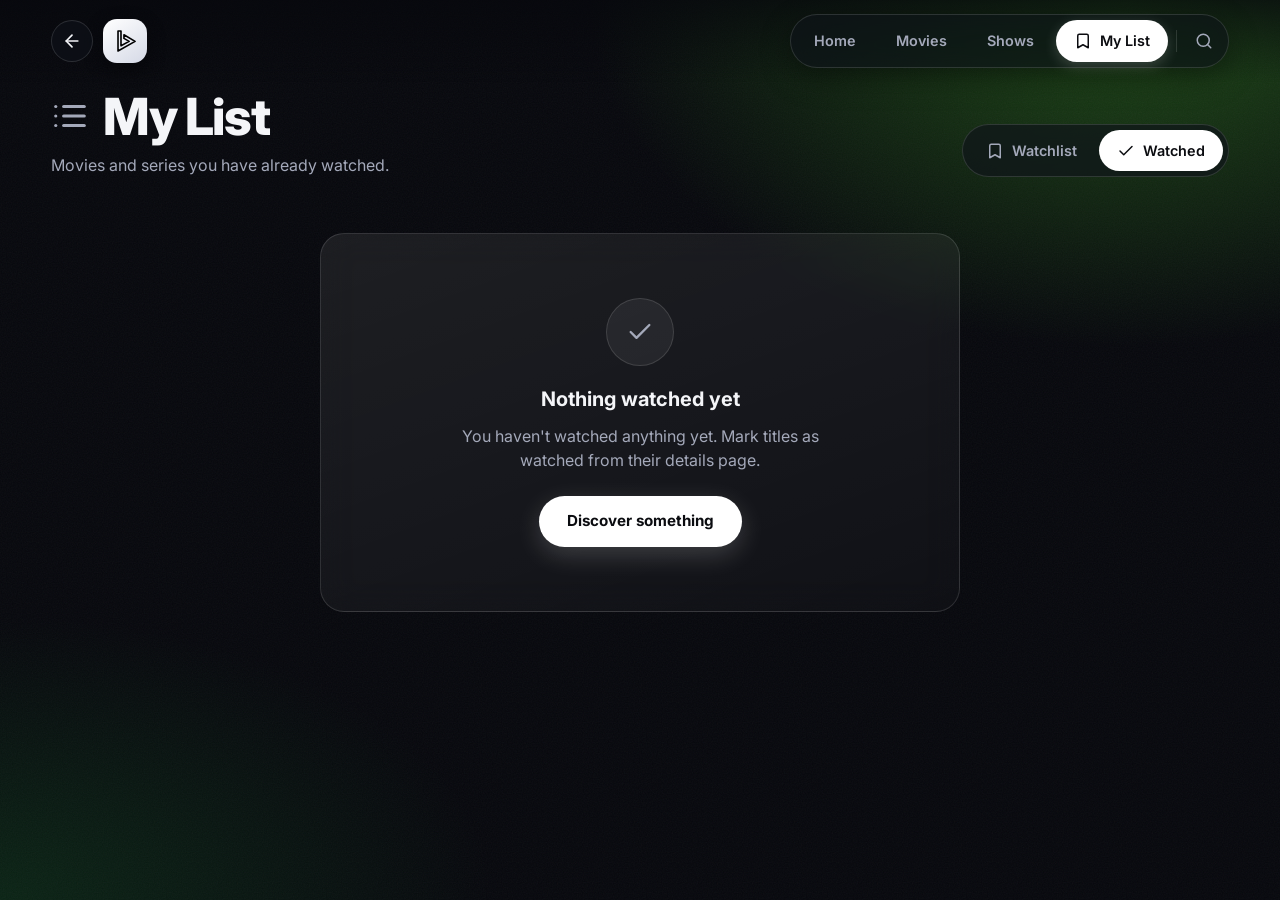
<file: html/watchedList.html>
<!doctype html>
<html lang="en">
  <head>
    <meta charset="UTF-8" />
    <meta name="viewport" content="width=device-width, initial-scale=1.0" />
    <title>My List · Watched</title>
    <link rel="icon" href="../assests/mylist.svg" />
    <!-- UI REDESIGN: Inter font (Google Fonts) + shared stylesheet -->
    <link rel="preconnect" href="https://fonts.googleapis.com" />
    <link rel="preconnect" href="https://fonts.gstatic.com" crossorigin />
    <link
      href="https://fonts.googleapis.com/css2?family=Inter:wght@400;500;600;700;800&display=swap"
      rel="stylesheet"
    />
    <link rel="stylesheet" href="../css/style.css" />
  </head>
  <body data-page="watched">
    <!-- UI REDESIGN: Global header — logo + glass pill navigation (same markup on every page; "My List" stays active on both list pages) -->
    <header class="site-header">
      <div class="header-left">
        <a class="back-link" href="homepage.html" aria-label="Back to home"
          ><span class="icon i-arrow-left" aria-hidden="true"></span
        ></a>
        <a
          id="logo"
          class="brand"
          href="homepage.html"
          aria-label="Movie Watchlist — home"
        >
          <span class="brand-mark"
            ><img
              class="logo-img"
              src="../assests/home-logo.svg"
              alt="Movie Watchlist Logo"
          /></span>
        </a>
      </div>
      <nav id="nav" class="nav-pill" aria-label="Main navigation">
        <a class="nav-link" href="homepage.html"
          ><span class="icon i-home" aria-hidden="true"></span
          ><span>Home</span></a
        >
        <a class="nav-link" href="movies.html"
          ><span class="icon i-film" aria-hidden="true"></span
          ><span>Movies</span></a
        >
        <a class="nav-link" href="series.html"
          ><span class="icon i-tv" aria-hidden="true"></span
          ><span>Shows</span></a
        >
        <a class="nav-link is-active" href="watchlist.html" aria-current="page"
          ><span class="icon i-bookmark" aria-hidden="true"></span
          ><span>My List</span></a
        >
        <span class="nav-divider" aria-hidden="true"></span>
        <a
          class="nav-link nav-search"
          href="searchpage.html"
          aria-label="Search"
          ><span class="icon i-search" aria-hidden="true"></span
          ><span class="nav-search-label">Search</span></a
        >
      </nav>
    </header>

    <main class="list-page">
      <!-- UI REDESIGN: "My List" heading + Watchlist/Watched tabs (links between the two existing pages) -->
      <section class="list-header">
        <div class="list-heading">
          <div class="list-title">
            <span class="icon i-list" aria-hidden="true"></span>
            <h1>My List</h1>
          </div>
          <p>Movies and series you have already watched.</p>
        </div>
        <div class="tabs" aria-label="My List sections">
          <a class="tab" href="watchlist.html"
            ><span class="icon i-bookmark" aria-hidden="true"></span>Watchlist
            <span class="tab-count" data-count="watchlist"></span
          ></a>
          <a class="tab is-active" href="watchedList.html" aria-current="page"
            ><span class="icon i-check" aria-hidden="true"></span>Watched
            <span class="tab-count" data-count="watched"></span
          ></a>
        </div>
      </section>

      <section class="media-section">
        <div id="watched-container" class="media-container">
          <!-- Watched cards will be rendered here -->
        </div>

        <!-- UI REDESIGN: empty state card (was a plain <p>). watchedList.js still toggles its [hidden] attribute. -->
        <div id="watched-empty" class="empty-state" hidden>
          <div class="empty-icon">
            <span class="icon i-check" aria-hidden="true"></span>
          </div>
          <h2>Nothing watched yet</h2>
          <p>
            You haven't watched anything yet. Mark titles as watched from their
            details page.
          </p>
          <a class="btn" href="homepage.html">Discover something</a>
        </div>
      </section>
    </main>

    <script src="../js/storage.js" defer></script>
    <script src="../js/script.js" defer></script>
    <script src="../js/watchedList.js" defer></script>
    <!-- UI REDESIGN: new additive script (tab counts). Loads after the page scripts -->
    <script src="../js/ui.js" defer></script>
  </body>
</html>
</file>
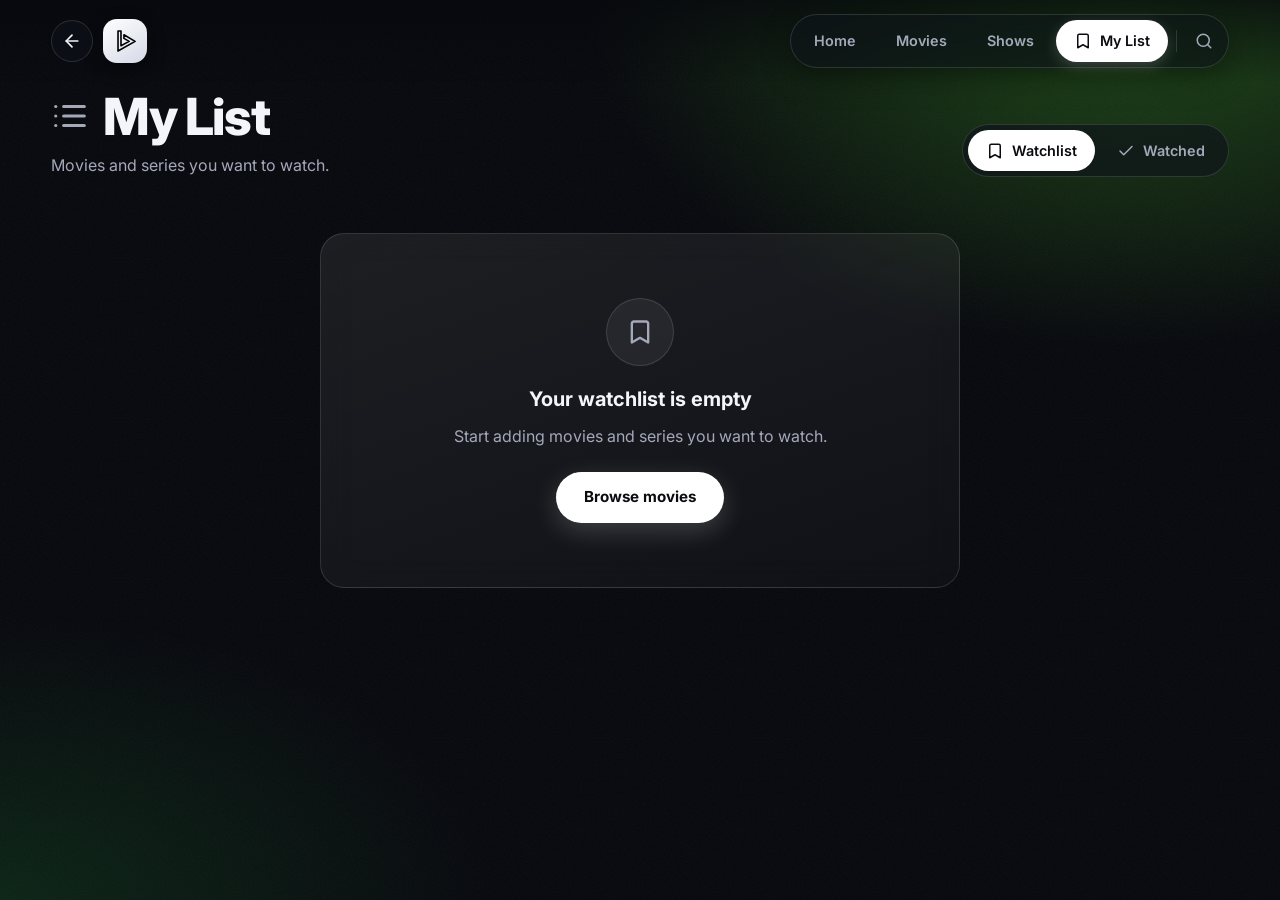
<file: html/watchlist.html>
<!doctype html>
<html lang="en">
  <head>
    <meta charset="UTF-8" />
    <meta name="viewport" content="width=device-width, initial-scale=1.0" />
    <title>My List · Watchlist</title>
    <link rel="icon" href="../assests/mylist.svg" />
    <!-- UI REDESIGN: Inter font (Google Fonts) + shared stylesheet -->
    <link rel="preconnect" href="https://fonts.googleapis.com" />
    <link rel="preconnect" href="https://fonts.gstatic.com" crossorigin />
    <link
      href="https://fonts.googleapis.com/css2?family=Inter:wght@400;500;600;700;800&display=swap"
      rel="stylesheet"
    />
    <link rel="stylesheet" href="../css/style.css" />
  </head>
  <body data-page="watchlist">
    <!-- UI REDESIGN: Global header — logo + glass pill navigation (same markup on every page; only the active link changes) -->
    <header class="site-header">
      <div class="header-left">
        <a class="back-link" href="homepage.html" aria-label="Back to home"
          ><span class="icon i-arrow-left" aria-hidden="true"></span
        ></a>
        <a
          id="logo"
          class="brand"
          href="homepage.html"
          aria-label="Movie Watchlist — home"
        >
          <span class="brand-mark"
            ><img
              class="logo-img"
              src="../assests/home-logo.svg"
              alt="Movie Watchlist Logo"
          /></span>
        </a>
      </div>
      <nav id="nav" class="nav-pill" aria-label="Main navigation">
        <a class="nav-link" href="homepage.html"
          ><span class="icon i-home" aria-hidden="true"></span
          ><span>Home</span></a
        >
        <a class="nav-link" href="movies.html"
          ><span class="icon i-film" aria-hidden="true"></span
          ><span>Movies</span></a
        >
        <a class="nav-link" href="series.html"
          ><span class="icon i-tv" aria-hidden="true"></span
          ><span>Shows</span></a
        >
        <a class="nav-link is-active" href="watchlist.html" aria-current="page"
          ><span class="icon i-bookmark" aria-hidden="true"></span
          ><span>My List</span></a
        >
        <span class="nav-divider" aria-hidden="true"></span>
        <a
          class="nav-link nav-search"
          href="searchpage.html"
          aria-label="Search"
          ><span class="icon i-search" aria-hidden="true"></span
          ><span class="nav-search-label">Search</span></a
        >
      </nav>
    </header>

    <main class="list-page">
      <!-- UI REDESIGN: "My List" heading + Watchlist/Watched tabs. The tabs are plain links between the
         two existing pages, so no JavaScript or storage logic had to change. -->
      <section class="list-header">
        <div class="list-heading">
          <div class="list-title">
            <span class="icon i-list" aria-hidden="true"></span>
            <h1>My List</h1>
          </div>
          <p>Movies and series you want to watch.</p>
        </div>
        <div class="tabs" aria-label="My List sections">
          <a class="tab is-active" href="watchlist.html" aria-current="page"
            ><span class="icon i-bookmark" aria-hidden="true"></span>Watchlist
            <span class="tab-count" data-count="watchlist"></span
          ></a>
          <a class="tab" href="watchedList.html"
            ><span class="icon i-check" aria-hidden="true"></span>Watched
            <span class="tab-count" data-count="watched"></span
          ></a>
        </div>
      </section>

      <section class="media-section">
        <div id="watchlist-container" class="media-container">
          <!-- Watchlist cards will be rendered here -->
        </div>

        <!-- UI REDESIGN: empty state card (was a plain <p>). watchlist.js still toggles its [hidden] attribute. -->
        <div id="watchlist-empty" class="empty-state" hidden>
          <div class="empty-icon">
            <span class="icon i-bookmark" aria-hidden="true"></span>
          </div>
          <h2>Your watchlist is empty</h2>
          <p>Start adding movies and series you want to watch.</p>
          <a class="btn" href="movies.html">Browse movies</a>
        </div>
      </section>
    </main>

    <script src="../js/storage.js" defer></script>
    <script src="../js/script.js" defer></script>
    <script src="../js/watchlist.js" defer></script>
    <!-- UI REDESIGN: new additive script (tab counts). Loads after the page scripts -->
    <script src="../js/ui.js" defer></script>
  </body>
</html>
</file>
<file: css/index.css>
/* =========================================================
   REELVAULT — LANDING PAGE DESIGN SYSTEM
   UI REDESIGN: Global colors, typography and spacing
========================================================= */

@import url('https://fonts.googleapis.com/css2?family=DM+Sans:wght@400;500;600;700;800&family=Space+Grotesk:wght@400;500;600;700&display=swap');

:root {
  --bg: #08090d;
  --bg-soft: #0e1018;
  --surface: #12151f;
  --surface-hover: #191d29;
  --text: #f5f5f7;
  --muted: #9699a8;
  --accent: #a78bfa;
  --accent-light: #c4b5fd;
  --border: rgba(255, 255, 255, 0.09);
  --radius: 22px;
  --transition: 250ms ease;
}

* {
  margin: 0;
  padding: 0;
  box-sizing: border-box;
}

html {
  scroll-behavior: smooth;
  scroll-padding-top: 100px;
}

body {
  min-width: 320px;
  background: var(--bg);
  color: var(--text);
  font-family: 'DM Sans', sans-serif;
  overflow-x: hidden;
  -webkit-font-smoothing: antialiased;
}

a {
  color: inherit;
  text-decoration: none;
}

button,
a {
  -webkit-tap-highlight-color: transparent;
}

::selection {
  background: rgba(167, 139, 250, 0.35);
  color: white;
}

/* =========================================================
   UI REDESIGN: HEADER AND BRAND
========================================================= */

.site-header {
  width: min(1440px, calc(100% - 100px));
  height: 88px;
  margin: auto;
  display: flex;
  align-items: center;
  justify-content: space-between;
  position: relative;
  z-index: 10;
}

.brand {
  display: inline-flex;
  align-items: center;
  gap: 10px;
  font-family: 'Space Grotesk', sans-serif;
  font-size: 23px;
  font-weight: 700;
  letter-spacing: -1px;
}

.brand-icon {
  width: 37px;
  height: 37px;
  display: grid;
  place-items: center;
  background: rgba(167, 139, 250, 0.12);
  border: 1px solid rgba(167, 139, 250, 0.24);
  border-radius: 11px;
  color: var(--accent-light);
}

.brand-icon img {
  width: 23px;
  height: 23px;
}

.brand-accent {
  color: var(--accent-light);
}

.header-link {
  display: flex;
  align-items: center;
  gap: 9px;
  padding: 11px 19px;
  border: 1px solid var(--border);
  border-radius: 50px;
  background: rgba(255, 255, 255, 0.035);
  color: #dedee6;
  font-size: 13px;
  font-weight: 600;
  transition: var(--transition);
}

.header-link:hover {
  background: white;
  color: #111;
  border-color: white;
  transform: translateY(-2px);
}

/* =========================================================
   UI REDESIGN: CINEMATIC HERO SECTION
========================================================= */

.main-page {
  min-height: 690px;
  width: min(1440px, calc(100% - 100px));
  margin: 0 auto;
  position: relative;
  display: flex;
  align-items: center;
  padding: 65px 0 110px;
  isolation: isolate;
}

.hero-glow {
  position: absolute;
  z-index: -2;
  pointer-events: none;
  border-radius: 50%;
  filter: blur(100px);
}

.hero-glow-one {
  width: 600px;
  height: 500px;
  background: rgba(103, 72, 190, 0.21);
  right: 3%;
  top: 5%;
}

.hero-glow-two {
  width: 430px;
  height: 400px;
  background: rgba(38, 91, 145, 0.14);
  right: 30%;
  bottom: 0;
}

.hero-grid {
  position: absolute;
  z-index: -1;
  inset: 0;
  pointer-events: none;
  opacity: 0.15;
  background-image:
    linear-gradient(rgba(255,255,255,0.045) 1px, transparent 1px),
    linear-gradient(90deg, rgba(255,255,255,0.045) 1px, transparent 1px);
  background-size: 65px 65px;
  mask-image: linear-gradient(to right, black, transparent 90%);
}

.hero-content {
  width: 57%;
  max-width: 710px;
  position: relative;
  z-index: 2;
  animation: reveal-up 800ms ease both;
}

.eyebrow,
.section-kicker {
  display: inline-flex;
  align-items: center;
  gap: 10px;
  color: var(--accent-light);
  font-size: 11px;
  font-weight: 700;
  letter-spacing: 2.2px;
}

.eyebrow {
  padding: 10px 15px;
  border: 1px solid rgba(167, 139, 250, 0.2);
  border-radius: 50px;
  background: rgba(167, 139, 250, 0.075);
  margin-bottom: 27px;
}

.status-dot {
  width: 7px;
  height: 7px;
  border-radius: 50%;
  background: #a78bfa;
  box-shadow: 0 0 12px #a78bfa;
}

.hero-content h1 {
  font-family: 'Space Grotesk', sans-serif;
  font-size: clamp(55px, 6.5vw, 91px);
  line-height: 0.99;
  letter-spacing: -5px;
  font-weight: 700;
  max-width: 720px;
}

.gradient-text {
  background: linear-gradient(100deg, #c4b5fd 5%, #a78bfa 45%, #7dd3fc 100%);
  color: transparent;
  background-clip: text;
  -webkit-background-clip: text;
}

.hero-description {
  max-width: 510px;
  margin-top: 27px;
  color: var(--muted);
  font-size: 16px;
  line-height: 1.9;
}

.hero-actions {
  display: flex;
  align-items: center;
  gap: 25px;
  margin-top: 36px;
  flex-wrap: wrap;
}

.btn {
  min-height: 54px;
  padding: 0 25px;
  display: inline-flex;
  justify-content: center;
  align-items: center;
  gap: 20px;
  background: linear-gradient(110deg, #c4b5fd, #9b83ed);
  color: #100d19;
  border-radius: 12px;
  font-size: 14px;
  font-weight: 800;
  box-shadow: 0 8px 35px rgba(167, 139, 250, 0.2);
  transition: var(--transition);
}

.btn:hover {
  transform: translateY(-4px);
  box-shadow: 0 12px 40px rgba(167, 139, 250, 0.35);
}

.btn span {
  font-size: 19px;
}

.secondary-btn {
  display: inline-flex;
  gap: 12px;
  align-items: center;
  color: #c5c5d0;
  font-size: 13px;
  font-weight: 600;
  transition: var(--transition);
}

.secondary-btn:hover {
  color: white;
  gap: 17px;
}

.hero-note {
  display: flex;
  align-items: center;
  gap: 12px;
  margin-top: 57px;
  font-size: 9px;
  letter-spacing: 1.8px;
  font-weight: 700;
  color: #777989;
}

.note-line {
  width: 34px;
  height: 1px;
  background: var(--accent);
}

/* =========================================================
   UI REDESIGN: DECORATIVE POSTER ART
   Uses CSS illustrations; no external image download needed.
========================================================= */

.hero-art {
  width: 46%;
  height: 500px;
  position: absolute;
  right: 0;
  top: 50%;
  transform: translateY(-50%);
}

.art-orbit {
  position: absolute;
  border: 1px solid rgba(255,255,255,0.09);
  border-radius: 50%;
  top: 50%;
  left: 50%;
  transform: translate(-50%, -50%) rotate(-20deg);
}

.orbit-one {
  width: 460px;
  height: 390px;
}

.orbit-two {
  width: 550px;
  height: 460px;
  transform: translate(-50%, -50%) rotate(35deg);
}

.poster {
  width: 190px;
  height: 285px;
  position: absolute;
  border-radius: 17px;
  overflow: hidden;
  border: 1px solid rgba(255,255,255,0.18);
  background: #171625;
  box-shadow: 0 30px 80px rgba(0,0,0,0.55);
}

.poster-back {
  top: 80px;
  left: 12%;
  transform: rotate(-14deg);
  opacity: 0.75;
}

.poster-middle {
  top: 55px;
  right: 6%;
  transform: rotate(12deg);
  opacity: 0.85;
}

.poster-front {
  width: 215px;
  height: 330px;
  left: 36%;
  top: 80px;
  z-index: 2;
  transform: rotate(-2deg);
}

.poster-art {
  position: absolute;
  inset: 0;
}

.poster-art-blue {
  background:
    radial-gradient(ellipse at 50% 25%, #b6e0ee 0%, transparent 17%),
    radial-gradient(ellipse at 60% 80%, #164a6d, transparent 50%),
    linear-gradient(145deg, #071624, #17618a 55%, #09111c);
}

.poster-art-purple {
  background:
    radial-gradient(ellipse at 50% 38%, #f7c9a3, transparent 18%),
    radial-gradient(ellipse at 45% 75%, #6b2f7d, transparent 45%),
    linear-gradient(155deg, #150d27, #42205d, #080d1c);
}

.poster-art-orange {
  background:
    radial-gradient(ellipse at 50% 35%, #ffd39a 0%, transparent 19%),
    radial-gradient(ellipse at 55% 70%, #e36d31, transparent 45%),
    linear-gradient(145deg, #2b0d18, #9e382c 55%, #130e1d);
}

.poster-caption {
  position: absolute;
  bottom: 25px;
  left: 18px;
  right: 18px;
  display: flex;
  flex-direction: column;
  gap: 5px;
}

.poster-caption span {
  font-size: 9px;
  font-weight: 700;
  letter-spacing: 2px;
}

.poster-caption strong {
  font-family: 'Space Grotesk', sans-serif;
  font-size: 25px;
  line-height: 1.1;
}

.poster-label {
  position: absolute;
  bottom: 20px;
  left: 15px;
  font-size: 13px;
  font-weight: 800;
  letter-spacing: 1px;
}

.floating-chip {
  position: absolute;
  z-index: 3;
  display: flex;
  align-items: center;
  gap: 10px;
  padding: 13px 17px;
  background: rgba(23, 24, 35, 0.8);
  backdrop-filter: blur(20px);
  border: 1px solid rgba(255,255,255,0.14);
  border-radius: 12px;
  box-shadow: 0 15px 40px rgba(0,0,0,0.25);
  font-size: 11px;
  font-weight: 600;
  color: #e9e8f1;
}

.chip-top {
  top: 45px;
  right: 0;
}

.chip-bottom {
  bottom: 35px;
  left: 6%;
}

.chip-icon {
  color: var(--accent-light);
  font-size: 17px;
}

.chip-check {
  display: grid;
  place-items: center;
  width: 19px;
  height: 19px;
  border-radius: 50%;
  background: rgba(134, 239, 172, 0.15);
  color: #86efac;
}

/* UI REDESIGN: Hero bottom visual separator */

.hero-bottom {
  position: absolute;
  bottom: 0;
  left: 0;
  display: flex;
  align-items: center;
  gap: 17px;
  color: #696c7b;
  font-size: 9px;
  font-weight: 700;
  letter-spacing: 2px;
}

.hero-bottom-line {
  width: 35px;
  height: 1px;
  background: #393b48;
}

/* =========================================================
   UI REDESIGN: FEATURES SECTION
========================================================= */

.features-section {
  width: min(1280px, calc(100% - 100px));
  margin: 100px auto 120px;
}

.section-heading {
  display: flex;
  align-items: flex-end;
  justify-content: space-between;
  gap: 40px;
  margin-bottom: 43px;
}

.section-heading h2,
.closing-section h2 {
  margin-top: 17px;
  font-family: 'Space Grotesk', sans-serif;
  font-size: clamp(37px, 4vw, 53px);
  line-height: 1.12;
  letter-spacing: -2px;
}

.section-heading h2 span,
.closing-section h2 span {
  color: #85889a;
}

.section-heading > p {
  max-width: 390px;
  padding-bottom: 5px;
  color: var(--muted);
  line-height: 1.8;
  font-size: 14px;
}

.feature-grid {
  display: grid;
  grid-template-columns: repeat(2, minmax(0, 1fr));
  gap: 17px;
}

.feature-card {
  min-height: 285px;
  padding: 30px;
  position: relative;
  overflow: hidden;
  border: 1px solid var(--border);
  border-radius: var(--radius);
  background: linear-gradient(145deg, #141722, #0d0f16);
  transition: var(--transition);
}

.feature-card:hover {
  transform: translateY(-5px);
  border-color: rgba(167,139,250,0.35);
  background: linear-gradient(145deg, #191a2a, #10121c);
}

.feature-card-large {
  background:
    radial-gradient(ellipse at 100% 100%, rgba(126, 87, 194, 0.2), transparent 55%),
    linear-gradient(145deg, #171a29, #0d0f16);
}

.feature-icon {
  width: 47px;
  height: 47px;
  display: grid;
  place-items: center;
  margin-bottom: 30px;
  border-radius: 14px;
  background: rgba(167,139,250,0.12);
  color: var(--accent-light);
  border: 1px solid rgba(167,139,250,0.18);
}

.feature-icon svg {
  width: 23px;
  height: 23px;
}

.feature-number {
  display: block;
  margin-bottom: 12px;
  color: #85889a;
  font-size: 9px;
  font-weight: 700;
  letter-spacing: 1.7px;
}

.feature-card h3 {
  font-family: 'Space Grotesk', sans-serif;
  font-size: 22px;
  letter-spacing: -0.6px;
  margin-bottom: 10px;
}

.feature-card p {
  max-width: 390px;
  color: var(--muted);
  font-size: 13px;
  line-height: 1.8;
}

.feature-decoration {
  position: absolute;
  right: 30px;
  bottom: 5px;
  font-size: 125px;
  color: rgba(167,139,250,0.09);
}

.feature-card-wide {
  grid-column: span 2;
  min-height: 240px;
  display: flex;
  justify-content: space-between;
  align-items: center;
  background:
    radial-gradient(ellipse at 80% 50%, rgba(59, 113, 171, 0.13), transparent 55%),
    #10131c;
}

.wide-feature-content {
  max-width: 460px;
}

.wide-feature-content .feature-icon {
  margin-bottom: 20px;
}

.wide-decoration {
  display: flex;
  flex-wrap: wrap;
  justify-content: center;
  gap: 10px;
  max-width: 350px;
  transform: rotate(-5deg);
}

.wide-decoration span {
  padding: 14px 20px;
  border: 1px solid rgba(255,255,255,0.12);
  border-radius: 10px;
  background: rgba(255,255,255,0.045);
  color: #b9b3d8;
  font-size: 11px;
  font-weight: 700;
  letter-spacing: 1px;
}

/* =========================================================
   UI REDESIGN: FINAL CALL TO ACTION
========================================================= */

.closing-section {
  width: min(1280px, calc(100% - 100px));
  min-height: 390px;
  margin: 0 auto 100px;
  padding: 75px 30px;
  position: relative;
  overflow: hidden;
  display: flex;
  flex-direction: column;
  justify-content: center;
  align-items: center;
  text-align: center;
  border: 1px solid rgba(167,139,250,0.17);
  border-radius: 28px;
  background: linear-gradient(120deg, #17152a, #101521 65%, #111a27);
}

.closing-glow {
  width: 500px;
  height: 300px;
  position: absolute;
  top: -180px;
  left: 50%;
  transform: translateX(-50%);
  border-radius: 50%;
  background: rgba(167,139,250,0.25);
  filter: blur(100px);
  pointer-events: none;
}

.closing-section h2 {
  position: relative;
  font-size: clamp(35px, 4vw, 52px);
}

.closing-section p {
  max-width: 480px;
  margin: 20px 0 27px;
  color: var(--muted);
  font-size: 14px;
  line-height: 1.8;
}

/* =========================================================
   UI REDESIGN: FOOTER
========================================================= */

.site-footer {
  width: min(1440px, calc(100% - 100px));
  min-height: 100px;
  margin: auto;
  display: flex;
  align-items: center;
  justify-content: space-between;
  gap: 20px;
  border-top: 1px solid var(--border);
}

.footer-brand {
  font-size: 19px;
}

.footer-brand .brand-icon {
  width: 31px;
  height: 31px;
}

.footer-brand .brand-icon svg {
  width: 20px;
  height: 20px;
}

.site-footer p,
.copyright {
  color: #777989;
  font-size: 11px;
}

/* =========================================================
   UI REDESIGN: ANIMATION
========================================================= */

@keyframes reveal-up {
  from {
    opacity: 0;
    transform: translateY(25px);
  }
  to {
    opacity: 1;
    transform: translateY(0);
  }
}

/* =========================================================
   UI REDESIGN: TABLET RESPONSIVENESS
========================================================= */

@media (max-width: 1050px) {
  .site-header,
  .main-page,
  .site-footer {
    width: calc(100% - 60px);
  }

  .hero-content {
    width: 60%;
  }

  .hero-content h1 {
    font-size: clamp(55px, 7vw, 75px);
  }

  .hero-art {
    width: 42%;
    transform: translateY(-50%) scale(0.8);
    transform-origin: center right;
  }

  .features-section,
  .closing-section {
    width: calc(100% - 60px);
  }
}

/* =========================================================
   UI REDESIGN: MOBILE RESPONSIVENESS
========================================================= */

@media (max-width: 700px) {
  .site-header {
    width: calc(100% - 38px);
    height: 75px;
  }

  .brand {
    font-size: 20px;
  }

  .header-link {
    padding: 10px 15px;
    font-size: 12px;
  }

  .main-page {
    width: calc(100% - 42px);
    min-height: auto;
    padding: 65px 0 70px;
    display: flex;
    flex-direction: column;
    align-items: flex-start;
  }

  .hero-content {
    width: 100%;
  }

  .hero-content h1 {
    font-size: clamp(48px, 12vw, 67px);
    letter-spacing: -3px;
  }

  .hero-description {
    max-width: 100%;
    font-size: 14px;
  }

  .hero-actions {
    gap: 19px;
    margin-top: 29px;
  }

  .btn {
    min-height: 50px;
    padding: 0 19px;
    font-size: 12px;
  }

  .secondary-btn {
    font-size: 11px;
  }

  .hero-note {
    margin-top: 35px;
    font-size: 8px;
  }

  .hero-art {
    width: 100%;
    height: 340px;
    position: relative;
    top: auto;
    right: auto;
    transform: none;
    margin-top: 35px;
    overflow: hidden;
  }

  .poster {
    width: 130px;
    height: 200px;
  }

  .poster-front {
    width: 145px;
    height: 225px;
    left: 34%;
    top: 45px;
  }

  .poster-back {
    left: 8%;
    top: 65px;
  }

  .poster-middle {
    right: 6%;
    top: 40px;
  }

  .poster-caption strong {
    font-size: 18px;
  }

  .floating-chip {
    padding: 10px 12px;
    font-size: 9px;
  }

  .chip-top {
    top: 0;
    right: 0;
  }

  .chip-bottom {
    bottom: 0;
    left: 0;
  }

  .orbit-one {
    width: 310px;
    height: 270px;
  }

  .orbit-two {
    width: 370px;
    height: 310px;
  }

  .hero-bottom {
    bottom: 0;
    gap: 10px;
    font-size: 7px;
  }

  .hero-bottom-line {
    width: 18px;
  }

  .features-section {
    width: calc(100% - 42px);
    margin: 75px auto;
  }

  .section-heading {
    display: block;
    margin-bottom: 28px;
  }

  .section-heading h2,
  .closing-section h2 {
    font-size: 39px;
    letter-spacing: -1.7px;
  }

  .section-heading > p {
    margin-top: 17px;
    font-size: 13px;
  }

  .feature-grid {
    grid-template-columns: 1fr;
    gap: 13px;
  }

  .feature-card {
    min-height: 255px;
    padding: 24px;
  }

  .feature-card-wide {
    grid-column: span 1;
    align-items: flex-start;
    flex-direction: column;
    gap: 30px;
  }

  .wide-decoration {
    justify-content: flex-start;
    transform: none;
  }

  .wide-decoration span {
    padding: 11px 14px;
    font-size: 9px;
  }

  .closing-section {
    width: calc(100% - 42px);
    min-height: 360px;
    margin-bottom: 65px;
    padding: 55px 20px;
  }

  .closing-section p {
    font-size: 13px;
  }

  .site-footer {
    width: calc(100% - 42px);
    padding: 25px 0;
    flex-direction: column;
    align-items: flex-start;
    gap: 15px;
  }
}

/* =========================================================
   UI REDESIGN: REDUCED MOTION ACCESSIBILITY
========================================================= */

@media (prefers-reduced-motion: reduce) {
  *,
  *::before,
  *::after {
    scroll-behavior: auto !important;
    animation-duration: 0.01ms !important;
    animation-iteration-count: 1 !important;
    transition-duration: 0.01ms !important;
  }
}


/* UI REDESIGN: Elegant designer credit */
.designed-by {
  display: flex;
  align-items: center;
  justify-content: center;
  gap: 6px;
  margin-top: 14px;
  color: #85889a;
  font-family: 'DM Sans', sans-serif;
  font-size: 11px;
  font-weight: 500;
  letter-spacing: 0.5px;
  transition: color 250ms ease;
  text-decoration: none;
  cursor: pointer;
}

.designed-by span {
  color: #c4b5fd;
  font-weight: 700;
  letter-spacing: 0.7px;
}

.designed-by:hover {
  color: #ffffff;
}

.designed-by span:hover {
  color: #a78bfa;
}
</file>
<file: css/style.css>
/* =====================================================================
   UI REDESIGN — Shared design system for every page
   Table of contents
     1. Design tokens (colors, spacing, radii, shadows, motion)
     2. Icon library (CSS-mask icons, no external dependency)
     3. Base / reset / utilities
     4. Global header + glass pill navigation
     5. Section headings, page titles, buttons
     6. Media cards (shared by every page, styled purely from CSS)
     7. Horizontal rows + scroll arrows (Home / Movies / Series)
     8. Discover grids + filter dropdowns (Movies / Series)
     9. My List pages (Watchlist / Watched) + empty states
    10. Search page
    11. Landing page (index.html) + footer
    12. Responsive adjustments
   ===================================================================== */

/* =====================================================================
   1. DESIGN TOKENS
   ===================================================================== */
:root {
  /* UI REDESIGN: Dark cinematic palette */
  --bg: #07080d;
  --surface: rgba(255, 255, 255, 0.06);
  --surface-strong: rgba(255, 255, 255, 0.11);
  --glass: rgba(16, 18, 26, 0.62);
  --border: rgba(255, 255, 255, 0.13);
  --text: #f4f5f8;
  --text-dim: #a4a9ba;
  --text-faint: #6f758a;
  --star: #facc15;
  --green: #3f8f2a;
  --danger: #f87171;

  /* UI REDESIGN: One radius scale so every component matches */
  --radius-sm: 10px;
  --radius-md: 16px;
  --radius-lg: 24px;
  --radius-pill: 999px;

  /* UI REDESIGN: Layout + sizing */
  --gutter: clamp(16px, 4vw, 64px);
  --row-gap: clamp(12px, 1.6vw, 20px);
  --row-card-w: clamp(138px, 14.5vw, 200px);
  --row-card-w-landscape: clamp(240px, 24vw, 330px);
  --grid-card-min: 168px;

  /* UI REDESIGN: Shadows + motion */
  --shadow-card: 0 12px 30px rgba(0, 0, 0, 0.45);
  --shadow-hover: 0 22px 44px rgba(0, 0, 0, 0.6);
  --ease: cubic-bezier(0.2, 0.8, 0.2, 1);
  --t-fast: 0.18s;
  --t-med: 0.32s;

  /* UI REDESIGN: Per-page ambient glow (swapped below by body[data-page]) */
  --glow-a: rgba(86, 104, 150, 0.34);
  --glow-b: rgba(40, 58, 96, 0.28);
}

/* UI REDESIGN: Each page gets its own ambient colour, same design language */
body[data-page="movies"] {
  --glow-a: rgba(190, 30, 40, 0.3);
  --glow-b: rgba(110, 20, 30, 0.22);
}
body[data-page="series"] {
  --glow-a: rgba(24, 150, 150, 0.32);
  --glow-b: rgba(20, 90, 110, 0.24);
}
body[data-page="search"],
body[data-page="watchlist"],
body[data-page="watched"] {
  --glow-a: rgba(70, 190, 40, 0.36);
  --glow-b: rgba(20, 100, 40, 0.3);
}
body[data-page="landing"] {
  --glow-a: rgba(120, 90, 220, 0.34);
  --glow-b: rgba(190, 40, 80, 0.22);
}

/* =====================================================================
   2. ICON LIBRARY
   UI REDESIGN: Lucide-style icons embedded as CSS masks. Usage in HTML:
   <span class="icon i-home"></span>  — colour follows the text colour.
   Pseudo-elements reuse the same variables, so icons survive JS that
   replaces a button's textContent (e.g. the details page buttons).
   ===================================================================== */
:root {
  --ico-clapper: url("data:image/svg+xml,%3Csvg xmlns='http://www.w3.org/2000/svg' viewBox='0 0 24 24' fill='none' stroke='black' stroke-width='2' stroke-linecap='round' stroke-linejoin='round'%3E%3Cpath d='M20.2 6 3 11l-.9-2.4c-.3-1.1.3-2.2 1.3-2.5l13.5-4c1.1-.3 2.2.3 2.5 1.3Z'/%3E%3Cpath d='m6.2 5.3 3.1 3.9'/%3E%3Cpath d='m12.4 3.4 3.1 4'/%3E%3Cpath d='M3 11h18v8a2 2 0 0 1-2 2H5a2 2 0 0 1-2-2Z'/%3E%3C/svg%3E");
  --ico-home: url("data:image/svg+xml,%3Csvg xmlns='http://www.w3.org/2000/svg' viewBox='0 0 24 24' fill='none' stroke='black' stroke-width='2' stroke-linecap='round' stroke-linejoin='round'%3E%3Cpath d='M15 21v-8a1 1 0 0 0-1-1h-4a1 1 0 0 0-1 1v8'/%3E%3Cpath d='M3 10a2 2 0 0 1 .709-1.528l7-5.999a2 2 0 0 1 2.582 0l7 5.999A2 2 0 0 1 21 10v9a2 2 0 0 1-2 2H5a2 2 0 0 1-2-2z'/%3E%3C/svg%3E");
  --ico-film: url("data:image/svg+xml,%3Csvg xmlns='http://www.w3.org/2000/svg' viewBox='0 0 24 24' fill='none' stroke='black' stroke-width='2' stroke-linecap='round' stroke-linejoin='round'%3E%3Crect width='18' height='18' x='3' y='3' rx='2'/%3E%3Cpath d='M7 3v18'/%3E%3Cpath d='M3 7.5h4'/%3E%3Cpath d='M3 12h18'/%3E%3Cpath d='M3 16.5h4'/%3E%3Cpath d='M17 3v18'/%3E%3Cpath d='M17 7.5h4'/%3E%3Cpath d='M17 16.5h4'/%3E%3C/svg%3E");
  --ico-tv: url("data:image/svg+xml,%3Csvg xmlns='http://www.w3.org/2000/svg' viewBox='0 0 24 24' fill='none' stroke='black' stroke-width='2' stroke-linecap='round' stroke-linejoin='round'%3E%3Crect width='20' height='15' x='2' y='7' rx='2' ry='2'/%3E%3Cpolyline points='17 2 12 7 7 2'/%3E%3C/svg%3E");
  --ico-bookmark: url("data:image/svg+xml,%3Csvg xmlns='http://www.w3.org/2000/svg' viewBox='0 0 24 24' fill='none' stroke='black' stroke-width='2' stroke-linecap='round' stroke-linejoin='round'%3E%3Cpath d='m19 21-7-4-7 4V5a2 2 0 0 1 2-2h10a2 2 0 0 1 2 2v16z'/%3E%3C/svg%3E");
  --ico-search: url("data:image/svg+xml,%3Csvg xmlns='http://www.w3.org/2000/svg' viewBox='0 0 24 24' fill='none' stroke='black' stroke-width='2' stroke-linecap='round' stroke-linejoin='round'%3E%3Ccircle cx='11' cy='11' r='8'/%3E%3Cpath d='m21 21-4.3-4.3'/%3E%3C/svg%3E");
  --ico-chevron-left: url("data:image/svg+xml,%3Csvg xmlns='http://www.w3.org/2000/svg' viewBox='0 0 24 24' fill='none' stroke='black' stroke-width='2' stroke-linecap='round' stroke-linejoin='round'%3E%3Cpath d='m15 18-6-6 6-6'/%3E%3C/svg%3E");
  --ico-chevron-right: url("data:image/svg+xml,%3Csvg xmlns='http://www.w3.org/2000/svg' viewBox='0 0 24 24' fill='none' stroke='black' stroke-width='2' stroke-linecap='round' stroke-linejoin='round'%3E%3Cpath d='m9 18 6-6-6-6'/%3E%3C/svg%3E");
  --ico-arrow-left: url("data:image/svg+xml,%3Csvg xmlns='http://www.w3.org/2000/svg' viewBox='0 0 24 24' fill='none' stroke='black' stroke-width='2' stroke-linecap='round' stroke-linejoin='round'%3E%3Cpath d='m12 19-7-7 7-7'/%3E%3Cpath d='M19 12H5'/%3E%3C/svg%3E");
  --ico-arrow-right: url("data:image/svg+xml,%3Csvg xmlns='http://www.w3.org/2000/svg' viewBox='0 0 24 24' fill='none' stroke='black' stroke-width='2' stroke-linecap='round' stroke-linejoin='round'%3E%3Cpath d='M5 12h14'/%3E%3Cpath d='m12 5 7 7-7 7'/%3E%3C/svg%3E");
  --ico-star: url("data:image/svg+xml,%3Csvg xmlns='http://www.w3.org/2000/svg' viewBox='0 0 24 24' fill='black' stroke='black' stroke-width='2' stroke-linejoin='round'%3E%3Cpolygon points='12 2 15.09 8.26 22 9.27 17 14.14 18.18 21.02 12 17.77 5.82 21.02 7 14.14 2 9.27 8.91 8.26 12 2'/%3E%3C/svg%3E");
  --ico-calendar: url("data:image/svg+xml,%3Csvg xmlns='http://www.w3.org/2000/svg' viewBox='0 0 24 24' fill='none' stroke='black' stroke-width='2' stroke-linecap='round' stroke-linejoin='round'%3E%3Cpath d='M8 2v4'/%3E%3Cpath d='M16 2v4'/%3E%3Crect width='18' height='18' x='3' y='4' rx='2'/%3E%3Cpath d='M3 10h18'/%3E%3C/svg%3E");
  --ico-clock: url("data:image/svg+xml,%3Csvg xmlns='http://www.w3.org/2000/svg' viewBox='0 0 24 24' fill='none' stroke='black' stroke-width='2' stroke-linecap='round' stroke-linejoin='round'%3E%3Ccircle cx='12' cy='12' r='10'/%3E%3Cpolyline points='12 6 12 12 16 14'/%3E%3C/svg%3E");
  --ico-check: url("data:image/svg+xml,%3Csvg xmlns='http://www.w3.org/2000/svg' viewBox='0 0 24 24' fill='none' stroke='black' stroke-width='2' stroke-linecap='round' stroke-linejoin='round'%3E%3Cpath d='M20 6 9 17l-5-5'/%3E%3C/svg%3E");
  --ico-trash: url("data:image/svg+xml,%3Csvg xmlns='http://www.w3.org/2000/svg' viewBox='0 0 24 24' fill='none' stroke='black' stroke-width='2' stroke-linecap='round' stroke-linejoin='round'%3E%3Cpath d='M3 6h18'/%3E%3Cpath d='M19 6v14c0 1-1 2-2 2H7c-1 0-2-1-2-2V6'/%3E%3Cpath d='M8 6V4c0-1 1-2 2-2h4c1 0 2 1 2 2v2'/%3E%3C/svg%3E");
  --ico-list: url("data:image/svg+xml,%3Csvg xmlns='http://www.w3.org/2000/svg' viewBox='0 0 24 24' fill='none' stroke='black' stroke-width='2' stroke-linecap='round' stroke-linejoin='round'%3E%3Cpath d='M3 12h.01'/%3E%3Cpath d='M3 18h.01'/%3E%3Cpath d='M3 6h.01'/%3E%3Cpath d='M8 12h13'/%3E%3Cpath d='M8 18h13'/%3E%3Cpath d='M8 6h13'/%3E%3C/svg%3E");
  --ico-compass: url("data:image/svg+xml,%3Csvg xmlns='http://www.w3.org/2000/svg' viewBox='0 0 24 24' fill='none' stroke='black' stroke-width='2' stroke-linecap='round' stroke-linejoin='round'%3E%3Ccircle cx='12' cy='12' r='10'/%3E%3Cpath d='m16.24 7.76-1.804 5.411a2 2 0 0 1-1.265 1.265L7.76 16.24l1.804-5.411a2 2 0 0 1 1.265-1.265z'/%3E%3C/svg%3E");

  /* Coloured helper images used as backgrounds (not masks) */
  --bg-chevron: url("data:image/svg+xml,%3Csvg xmlns='http://www.w3.org/2000/svg' width='14' height='9' viewBox='0 0 14 9' fill='none' stroke='white' stroke-width='2' stroke-linecap='round' stroke-linejoin='round'%3E%3Cpath d='m1 1 6 6 6-6'/%3E%3C/svg%3E");
  --bg-card-open: url("data:image/svg+xml,%3Csvg xmlns='http://www.w3.org/2000/svg' width='52' height='52' viewBox='0 0 52 52'%3E%3Ccircle cx='26' cy='26' r='25' fill='white' fill-opacity='.16' stroke='white' stroke-opacity='.55'/%3E%3Cpath d='M20 32 32 20M22 20h10v10' fill='none' stroke='white' stroke-width='2.4' stroke-linecap='round' stroke-linejoin='round'/%3E%3C/svg%3E");
  --bg-poster-missing: url("data:image/svg+xml,%3Csvg xmlns='http://www.w3.org/2000/svg' width='200' height='300' viewBox='0 0 200 300'%3E%3Crect width='200' height='300' fill='%2314161e'/%3E%3Cg transform='translate(76 126) scale(2)' fill='none' stroke='%23596077' stroke-width='1.6' stroke-linecap='round' stroke-linejoin='round'%3E%3Crect width='18' height='18' x='3' y='3' rx='2' transform='translate(-3 -3)'/%3E%3Cpath d='M4 0v18M0 4.5h4M0 9h18M0 13.5h4M14 0v18M14 4.5h4M14 13.5h4'/%3E%3C/g%3E%3C/svg%3E");
  --bg-noise: url("data:image/svg+xml,%3Csvg xmlns='http://www.w3.org/2000/svg' width='160' height='160'%3E%3Cfilter id='n'%3E%3CfeTurbulence type='fractalNoise' baseFrequency='.8' numOctaves='2' stitchTiles='stitch'/%3E%3C/filter%3E%3Crect width='100%25' height='100%25' filter='url(%23n)'/%3E%3C/svg%3E");
}

.icon {
  display: inline-block;
  flex-shrink: 0;
  width: 1.25em;
  height: 1.25em;
  background-color: currentColor;
  -webkit-mask: var(--ico) center / contain no-repeat;
  mask: var(--ico) center / contain no-repeat;
}
.i-clapper {
  --ico: var(--ico-clapper);
}
.i-home {
  --ico: var(--ico-home);
}
.i-film {
  --ico: var(--ico-film);
}
.i-tv {
  --ico: var(--ico-tv);
}
.i-bookmark {
  --ico: var(--ico-bookmark);
}
.i-search {
  --ico: var(--ico-search);
}
.i-chevron-left {
  --ico: var(--ico-chevron-left);
}
.i-chevron-right {
  --ico: var(--ico-chevron-right);
}
.i-arrow-left {
  --ico: var(--ico-arrow-left);
}
.i-arrow-right {
  --ico: var(--ico-arrow-right);
}
.i-star {
  --ico: var(--ico-star);
}
.i-calendar {
  --ico: var(--ico-calendar);
}
.i-clock {
  --ico: var(--ico-clock);
}
.i-check {
  --ico: var(--ico-check);
}
.i-trash {
  --ico: var(--ico-trash);
}
.i-list {
  --ico: var(--ico-list);
}
.i-compass {
  --ico: var(--ico-compass);
}

/* =====================================================================
   3. BASE / RESET / UTILITIES
   ===================================================================== */
*,
*::before,
*::after {
  box-sizing: border-box;
}

html {
  -webkit-text-size-adjust: 100%;
}

body {
  position: relative;
  margin: 0;
  min-height: 100vh;
  min-height: 100dvh;
  font-family:
    "Inter",
    system-ui,
    -apple-system,
    "Segoe UI",
    Roboto,
    sans-serif;
  line-height: 1.5;
  color: var(--text);
  background-color: var(--bg);
  /* UI REDESIGN: Two soft radial glows replace image backgrounds (no extra assets) */
  background-image:
    radial-gradient(60% 55% at 88% 0%, var(--glow-a), transparent 70%),
    radial-gradient(55% 45% at 0% 100%, var(--glow-b), transparent 70%);
  background-attachment: fixed;
  background-repeat: no-repeat;
  -webkit-font-smoothing: antialiased;
}

/* UI REDESIGN: Very subtle film-grain texture over the background */
body::before {
  content: "";
  position: fixed;
  inset: 0;
  z-index: -1;
  pointer-events: none;
  opacity: 0.05;
  background-image: var(--bg-noise);
}

h1,
h2,
h3,
p {
  margin: 0;
}
img {
  display: block;
  max-width: 100%;
}
a {
  color: inherit;
  text-decoration: none;
}
button,
select,
input {
  font: inherit;
  color: inherit;
}
button {
  cursor: pointer;
}

/* UI REDESIGN: Keeps the [hidden] attribute working even on elements that set display:flex */
[hidden] {
  display: none !important;
}

/* Visible keyboard focus everywhere */
:focus-visible {
  outline: 2px solid #fff;
  outline-offset: 3px;
}

.sr-only {
  position: absolute;
  width: 1px;
  height: 1px;
  margin: -1px;
  padding: 0;
  overflow: hidden;
  clip: rect(0, 0, 0, 0);
  white-space: nowrap;
  border: 0;
}

/* UI REDESIGN: Page content wrapper (overflow-x: clip stops horizontal scrollbars without breaking sticky) */
main {
  padding: 8px var(--gutter) 72px;
  overflow-x: clip;
}

/* =====================================================================
   4. GLOBAL HEADER + GLASS PILL NAVIGATION
   ===================================================================== */
.site-header {
  position: sticky;
  top: 0;
  z-index: 50;
  display: flex;
  align-items: center;
  justify-content: space-between;
  gap: 16px;
  padding: 14px var(--gutter);
  /* soft fade so content scrolling underneath stays readable */
  background: linear-gradient(180deg, rgba(7, 8, 13, 0.72), rgba(7, 8, 13, 0));
}

.header-left {
  display: flex;
  align-items: center;
  gap: 10px;
}

/* UI REDESIGN: Round back button (shown on inner pages) */
.back-link {
  display: grid;
  place-items: center;
  width: 42px;
  height: 42px;
  border-radius: 50%;
  border: 1px solid var(--border);
  background: var(--glass);
  -webkit-backdrop-filter: blur(14px);
  backdrop-filter: blur(14px);
  transition:
    background var(--t-fast),
    transform var(--t-fast);
}
.back-link:hover {
  background: var(--surface-strong);
  transform: translateX(-2px);
}

/* UI REDESIGN: Clapperboard logo tile */
.brand {
  display: inline-flex;
  align-items: center;
}
.brand-mark {
  display: grid;
  place-items: center;
  width: 44px;
  height: 44px;
  border-radius: 14px;
  color: #0b0c10;
  background: linear-gradient(145deg, #ffffff, #d5d9e6);
  box-shadow: 0 6px 18px rgba(0, 0, 0, 0.4);
  transition: transform var(--t-med) var(--ease);
}
.brand:hover .brand-mark {
  transform: rotate(-6deg) scale(1.05);
}
.brand-mark .icon {
  width: 26px;
  height: 26px;
}

.logo-img {
  width: 26px;
  height: 26px;
}

/* UI REDESIGN: Pill-shaped glass navigation */
.nav-pill {
  display: flex;
  align-items: center;
  gap: 4px;
  padding: 5px;
  border: 1px solid var(--border);
  border-radius: var(--radius-pill);
  background: var(--glass);
  -webkit-backdrop-filter: blur(18px) saturate(140%);
  backdrop-filter: blur(18px) saturate(140%);
  box-shadow: 0 10px 30px rgba(0, 0, 0, 0.35);
}

.nav-link {
  display: inline-flex;
  align-items: center;
  gap: 8px;
  padding: 10px 18px;
  border-radius: var(--radius-pill);
  font-size: 0.9rem;
  font-weight: 600;
  color: var(--text-dim);
  white-space: nowrap;
  transition:
    color var(--t-fast),
    background var(--t-fast),
    box-shadow var(--t-fast);
}
.nav-link:hover {
  color: var(--text);
  background: var(--surface);
}

/* UI REDESIGN: Active page = contrasting light pill (as in the references) */
.nav-link.is-active,
.nav-link.is-active:hover {
  color: #0b0c10;
  background: #fff;
  box-shadow: 0 4px 14px rgba(255, 255, 255, 0.18);
}

/* Desktop: icons only appear on the active item and on the search button */
.nav-link .icon {
  display: none;
}
.nav-link.is-active .icon,
.nav-search .icon {
  display: inline-block;
}

.nav-divider {
  width: 1px;
  height: 22px;
  margin: 0 4px;
  background: var(--border);
}

/* Search = round icon button on desktop */
.nav-search {
  padding: 10px;
}
.nav-search .nav-search-label {
  display: none;
}

/* =====================================================================
   5. SECTION HEADINGS, PAGE TITLES, BUTTONS
   ===================================================================== */
.media-section {
  margin-top: clamp(28px, 5vw, 56px);
}

/* UI REDESIGN: Section heading row with optional "View All" link */
.section-head {
  display: flex;
  align-items: center;
  justify-content: space-between;
  gap: 16px;
  margin-bottom: 18px;
}
.section-head h2 {
  font-size: clamp(1.15rem, 2.2vw, 1.5rem);
  font-weight: 700;
  letter-spacing: -0.015em;
}
.view-all {
  display: inline-flex;
  align-items: center;
  gap: 6px;
  font-size: 0.85rem;
  font-weight: 600;
  color: var(--text-dim);
  transition: color var(--t-fast);
}
.view-all .icon {
  width: 1.05em;
  height: 1.05em;
  transition: transform var(--t-fast);
}
.view-all:hover {
  color: var(--text);
}
.view-all:hover .icon {
  transform: translateX(3px);
}

/* UI REDESIGN: Large page title (Movies / TV Series) */
.page-hero {
  padding-top: clamp(4px, 1.5vw, 16px);
}
.page-hero h1 {
  font-size: clamp(2.4rem, 7vw, 4.2rem);
  font-weight: 800;
  line-height: 1;
  letter-spacing: -0.035em;
}
.page-hero p {
  margin-top: 12px;
  font-size: clamp(0.95rem, 2vw, 1.1rem);
  color: var(--text-dim);
}

/* UI REDESIGN: Reusable buttons (landing page, empty states) */
.btn {
  display: inline-flex;
  align-items: center;
  justify-content: center;
  gap: 10px;
  padding: 14px 28px;
  border: 0;
  border-radius: var(--radius-pill);
  font-weight: 700;
  font-size: 0.95rem;
  color: #0b0c10;
  background: #fff;
  box-shadow: 0 8px 26px rgba(255, 255, 255, 0.18);
  transition:
    transform var(--t-fast),
    box-shadow var(--t-fast);
}
.btn:hover {
  transform: translateY(-2px);
  box-shadow: 0 12px 34px rgba(255, 255, 255, 0.3);
}
.btn:active {
  transform: scale(0.97);
}
.btn-ghost {
  color: var(--text);
  background: var(--surface);
  border: 1px solid var(--border);
  box-shadow: none;
}
.btn-ghost:hover {
  background: var(--surface-strong);
  box-shadow: none;
}

/* =====================================================================
   6. MEDIA CARDS
   JS builds each card as: .item-card > img, h3 (title), p (year), p (rating)
   UI REDESIGN: The layout below is pure CSS — poster on top, then a title
   line, then a "★ rating · year · type" line. The type word comes from
   data-media-type so TV cards never say "Movie".
   ===================================================================== */
.item-card {
  position: relative;
  display: grid;
  grid-template-columns: auto 1fr;
  align-content: start;
  row-gap: 3px;
  min-width: 0;
  cursor: pointer;
  -webkit-tap-highlight-color: transparent;
  transition: transform var(--t-med) var(--ease);
}

.item-card > img {
  grid-column: 1 / -1;
  grid-row: 1;
  width: 100%;
  aspect-ratio: 2 / 3;
  object-fit: cover;
  margin-bottom: 10px;
  border-radius: var(--radius-md);
  border: 1px solid var(--border);
  box-shadow: var(--shadow-card);
  /* shimmer shown while the poster loads */
  background: linear-gradient(110deg, #141720 30%, #1e2230 50%, #141720 70%) 0
    0 / 200% 100%;
  animation: shimmer 1.6s linear infinite;
  transition:
    box-shadow var(--t-med) var(--ease),
    border-color var(--t-med);
}

/* Poster failed to load (set by ui.js) — show a neutral placeholder */
.item-card > img.is-broken {
  content: var(--bg-poster-missing);
  animation: none;
}

.item-card h3 {
  grid-column: 1 / -1;
  grid-row: 2;
  font-size: 0.95rem;
  font-weight: 600;
  line-height: 1.3;
  overflow: hidden;
  text-overflow: ellipsis;
  white-space: nowrap;
}

.item-card p {
  grid-row: 3;
  font-size: 0.78rem;
  color: var(--text-dim);
  white-space: nowrap;
}
.item-card p:empty {
  display: none;
}

/* rating (second <p>) comes first visually */
.item-card p:nth-of-type(2) {
  grid-column: 1;
  display: inline-flex;
  align-items: center;
  gap: 5px;
  font-weight: 600;
  color: var(--text);
}
.item-card p:nth-of-type(2)::before {
  content: "";
  width: 0.95em;
  height: 0.95em;
  background: var(--star);
  -webkit-mask: var(--ico-star) center / contain no-repeat;
  mask: var(--ico-star) center / contain no-repeat;
}

/* year (first <p>) + type label */
.item-card p:nth-of-type(1) {
  grid-column: 2;
  overflow: hidden;
  text-overflow: ellipsis;
}
.item-card p:nth-of-type(1)::before {
  content: "·";
  margin: 0 0.5em;
  color: var(--text-faint);
}
.item-card[data-media-type="movie"] p:nth-of-type(1)::after {
  content: "·\00a0Movie";
  margin-left: 0.5em;
  color: var(--text-faint);
}
.item-card[data-media-type="tv"] p:nth-of-type(1)::after {
  content: "·\00a0Series";
  margin-left: 0.5em;
  color: var(--text-faint);
}
/* when there is no rating, drop the leading dot */
.item-card.no-rating p:nth-of-type(1)::before {
  display: none;
}

/* UI REDESIGN: Hover — lift, brighten border and reveal an "open" overlay on the poster */
.item-card::after {
  content: "";
  position: absolute;
  top: 0;
  left: 0;
  right: 0;
  aspect-ratio: 2 / 3;
  border-radius: var(--radius-md);
  background:
    var(--bg-card-open) center / 52px no-repeat,
    linear-gradient(to top, rgba(0, 0, 0, 0.7), rgba(0, 0, 0, 0.08) 60%);
  opacity: 0;
  pointer-events: none;
  transition: opacity var(--t-med) var(--ease);
}
.item-card:hover {
  transform: translateY(-6px);
}
.item-card:hover > img {
  border-color: rgba(255, 255, 255, 0.4);
  box-shadow: var(--shadow-hover);
}
.item-card:hover::after {
  opacity: 1;
}

/* UI REDESIGN: Landscape card variant (Upcoming / Airing rows, built in ui.js) */
.item-card.landscape > img,
.item-card.landscape::after {
  aspect-ratio: 16 / 9;
}
.item-card.landscape > img {
  object-position: center 20%;
}

/* "Coming Soon" / "Airing Today" badge */
.card-badge {
  position: absolute;
  top: 10px;
  left: 10px;
  z-index: 2;
  padding: 4px 10px;
  border-radius: var(--radius-sm);
  font-size: 0.68rem;
  font-weight: 700;
  letter-spacing: 0.04em;
  text-transform: uppercase;
  color: #fff;
  background: var(--green);
  box-shadow: 0 4px 12px rgba(0, 0, 0, 0.4);
}

/* UI REDESIGN: Remove button added by watchlist.js / watchedList.js (text comes from JS) */
.remove-from-list {
  grid-column: 1 / -1;
  grid-row: 4;
  display: inline-flex;
  align-items: center;
  justify-content: center;
  gap: 8px;
  margin-top: 10px;
  padding: 9px 12px;
  border: 1px solid rgba(248, 113, 113, 0.4);
  border-radius: var(--radius-pill);
  font-size: 0.78rem;
  font-weight: 600;
  color: var(--danger);
  background: rgba(248, 113, 113, 0.1);
  transition:
    background var(--t-fast),
    color var(--t-fast),
    border-color var(--t-fast);
}
.remove-from-list::before {
  content: "";
  width: 1.1em;
  height: 1.1em;
  background: currentColor;
  -webkit-mask: var(--ico-trash) center / contain no-repeat;
  mask: var(--ico-trash) center / contain no-repeat;
}
.remove-from-list:hover {
  color: #fff;
  background: rgba(239, 68, 68, 0.85);
  border-color: transparent;
}

@keyframes shimmer {
  to {
    background-position: -200% 0;
  }
}

/* =====================================================================
   7. HORIZONTAL ROWS + SCROLL ARROWS
   Markup: .row-scroller > button.prev + .media-container + button.next
   ===================================================================== */
.media-container {
  display: flex;
  gap: var(--row-gap);
}
.media-container > div {
  flex: 0 0 var(--row-card-w);
  min-width: 0;
  scroll-snap-align: start;
}
.media-container.landscape-row > div {
  flex-basis: var(--row-card-w-landscape);
}

.row-scroller {
  position: relative;
  /* vertical centre of a poster, used to place the arrows */
  --btn-top: calc(var(--row-card-w) * 0.75 - 22px);
}
.row-scroller--landscape {
  --btn-top: calc(var(--row-card-w-landscape) * 0.28 - 22px);
}

/* UI REDESIGN: Full-bleed scrolling row; padding leaves room for the hover lift + shadow */
.row-scroller .media-container {
  overflow-x: auto;
  overflow-y: hidden;
  padding: 18px var(--gutter) 30px;
  margin: -18px calc(var(--gutter) * -1) -30px;
  scroll-behavior: smooth;
  scroll-snap-type: x proximity;
  scroll-padding-inline: var(--gutter);
  scrollbar-width: none;
}
.row-scroller .media-container::-webkit-scrollbar {
  display: none;
}

.scroll-btn {
  position: absolute;
  top: var(--btn-top);
  z-index: 5;
  display: grid;
  place-items: center;
  width: 44px;
  height: 44px;
  padding: 0;
  border: 1px solid var(--border);
  border-radius: 50%;
  color: #fff;
  background: var(--glass);
  -webkit-backdrop-filter: blur(12px);
  backdrop-filter: blur(12px);
  opacity: 0;
  transform: scale(0.9);
  transition:
    opacity var(--t-med),
    transform var(--t-med) var(--ease),
    background var(--t-fast);
}
.scroll-btn.prev {
  left: -6px;
}
.scroll-btn.next {
  right: -6px;
}
.scroll-btn:hover {
  background: rgba(255, 255, 255, 0.2);
}
.row-scroller:hover .scroll-btn,
.scroll-btn:focus-visible {
  opacity: 1;
  transform: scale(1);
}
/* hide the arrow that has nowhere to go (classes toggled by ui.js) */
.row-scroller.is-start .scroll-btn.prev,
.row-scroller.is-end .scroll-btn.next {
  display: none;
}

/* touch devices swipe instead */
@media (hover: none) {
  .scroll-btn {
    display: none;
  }
}

/* =====================================================================
   8. DISCOVER GRIDS + FILTER DROPDOWNS
   ===================================================================== */
/* UI REDESIGN: Responsive poster grid — column count adapts to the screen width */
.movie-discover,
.search-results,
.series-discover {
  display: grid;
  grid-template-columns: repeat(auto-fill, minmax(var(--grid-card-min), 1fr));
  gap: 30px 18px;
}

/* infinite-scroll sentinels (observed by script.js) */
#movies-loader,
#series-loader {
  height: 1px;
}

/* UI REDESIGN: Section header that also holds the filter dropdowns (upper-right) */
.section-head--filters {
  flex-wrap: wrap;
  margin-bottom: 26px;
}

.filter-bar {
  display: flex;
  flex-wrap: wrap;
  gap: 10px;
}

/* UI REDESIGN: Rounded pill dropdowns (native arrow replaced) */
.filter-bar select {
  -webkit-appearance: none;
  appearance: none;
  height: 44px;
  min-width: 140px;
  padding: 0 42px 0 18px;
  border: 1px solid var(--border);
  border-radius: var(--radius-pill);
  font-size: 0.9rem;
  font-weight: 600;
  color: var(--text);
  background: var(--glass) var(--bg-chevron) right 16px center / 12px no-repeat;
  -webkit-backdrop-filter: blur(14px);
  backdrop-filter: blur(14px);
  cursor: pointer;
  transition:
    border-color var(--t-fast),
    background-color var(--t-fast);
}
.filter-bar select:hover {
  border-color: rgba(255, 255, 255, 0.35);
  background-color: var(--surface-strong);
}
.filter-bar select option {
  color: #fff;
  background: #12141c;
}

/* =====================================================================
   9. MY LIST PAGES (Watchlist / Watched) + EMPTY STATES
   ===================================================================== */
.list-page {
  max-width: 1320px;
  margin: 0 auto;
}

.list-header {
  display: flex;
  flex-wrap: wrap;
  align-items: flex-end;
  justify-content: space-between;
  gap: 20px;
}
.list-title {
  display: flex;
  align-items: center;
  gap: 14px;
}
.list-title .icon {
  width: clamp(28px, 4vw, 38px);
  height: clamp(28px, 4vw, 38px);
  color: var(--text-dim);
}
.list-title h1 {
  font-size: clamp(2rem, 5.5vw, 3.2rem);
  font-weight: 800;
  line-height: 1.05;
  letter-spacing: -0.03em;
}
.list-heading p {
  margin-top: 10px;
  color: var(--text-dim);
}

/* UI REDESIGN: Segmented tabs that link between Watchlist and Watched */
.tabs {
  display: inline-flex;
  gap: 4px;
  padding: 5px;
  border: 1px solid var(--border);
  border-radius: var(--radius-pill);
  background: var(--glass);
  -webkit-backdrop-filter: blur(16px);
  backdrop-filter: blur(16px);
}
.tab {
  display: inline-flex;
  align-items: center;
  gap: 8px;
  padding: 10px 18px;
  border-radius: var(--radius-pill);
  font-size: 0.9rem;
  font-weight: 600;
  color: var(--text-dim);
  transition:
    color var(--t-fast),
    background var(--t-fast);
}
.tab:hover {
  color: var(--text);
  background: var(--surface);
}
.tab.is-active,
.tab.is-active:hover {
  color: #0b0c10;
  background: #fff;
}
.tab-count {
  min-width: 22px;
  padding: 1px 7px;
  border-radius: var(--radius-pill);
  font-size: 0.72rem;
  font-weight: 700;
  text-align: center;
  background: rgba(255, 255, 255, 0.16);
}
.tab.is-active .tab-count {
  background: rgba(0, 0, 0, 0.12);
}
.tab-count:empty {
  display: none;
}

/* UI REDESIGN: On list pages the same container becomes a poster grid instead of a scrolling row */
.list-page .media-container {
  display: grid;
  grid-template-columns: repeat(auto-fill, minmax(var(--grid-card-min), 1fr));
  gap: 30px 18px;
}

/* UI REDESIGN: Empty state card (script toggles the [hidden] attribute) */
.empty-state {
  display: flex;
  flex-direction: column;
  align-items: center;
  gap: 10px;
  max-width: 640px;
  margin: 0 auto;
  padding: clamp(36px, 7vw, 64px) 24px;
  text-align: center;
  border: 1px solid var(--border);
  border-radius: var(--radius-lg);
  background: linear-gradient(
    160deg,
    rgba(255, 255, 255, 0.08),
    rgba(255, 255, 255, 0.025)
  );
  -webkit-backdrop-filter: blur(16px);
  backdrop-filter: blur(16px);
}
.empty-icon {
  display: grid;
  place-items: center;
  width: 68px;
  height: 68px;
  margin-bottom: 8px;
  border-radius: 50%;
  border: 1px solid var(--border);
  background: var(--surface);
  color: var(--text-dim);
}
.empty-icon .icon {
  width: 28px;
  height: 28px;
}
.empty-state h2 {
  font-size: 1.25rem;
  font-weight: 700;
}
.empty-state p {
  max-width: 38ch;
  color: var(--text-dim);
}
.empty-state .btn {
  margin-top: 14px;
}

/* =====================================================================
   10. SEARCH PAGE
   ===================================================================== */
.search-page {
  max-width: 1320px;
  margin: 0 auto;
}

#search-section {
  display: flex;
  flex-direction: column;
  align-items: center;
  gap: 26px;
  padding-top: clamp(8px, 4vw, 40px);
  text-align: center;
}
#search-section h2 {
  font-size: clamp(1.7rem, 5vw, 2.8rem);
  font-weight: 800;
  line-height: 1.1;
  letter-spacing: -0.03em;
}

/* UI REDESIGN: Large rounded search field with leading icon */
.search-field {
  position: relative;
  width: min(100%, 680px);
}
.search-field .icon {
  position: absolute;
  top: 50%;
  left: 22px;
  width: 1.3em;
  height: 1.3em;
  color: var(--text-dim);
  transform: translateY(-50%);
  pointer-events: none;
}
#search-input {
  width: 100%;
  height: 58px;
  padding: 0 24px 0 56px;
  border: 1px solid var(--border);
  border-radius: var(--radius-pill);
  font-size: 1rem;
  color: var(--text);
  background: var(--glass);
  -webkit-backdrop-filter: blur(16px);
  backdrop-filter: blur(16px);
  box-shadow: 0 12px 34px rgba(0, 0, 0, 0.35);
  transition:
    border-color var(--t-fast),
    box-shadow var(--t-fast);
}
#search-input::placeholder {
  color: var(--text-faint);
}
#search-input:focus {
  outline: none;
  border-color: rgba(255, 255, 255, 0.6);
  box-shadow:
    0 0 0 4px rgba(255, 255, 255, 0.1),
    0 12px 34px rgba(0, 0, 0, 0.35);
}

.results-title {
  margin: clamp(32px, 6vw, 56px) 0 22px;
  font-size: 1.05rem;
  font-weight: 600;
  text-align: center;
  color: var(--text-dim);
}

/* UI REDESIGN: Loading / empty / searching states (data-state is set by ui.js) */
.search-results[data-state="loading"]::before {
  content: "";
  grid-column: 1 / -1;
  justify-self: center;
  width: 38px;
  height: 38px;
  margin: 56px 0;
  border: 3px solid rgba(255, 255, 255, 0.15);
  border-top-color: #fff;
  border-radius: 50%;
  animation: spin 0.8s linear infinite;
}
.search-results[data-state="empty"]::before {
  content: "";
  grid-column: 1 / -1;
  justify-self: center;
  width: 54px;
  height: 54px;
  margin-top: 48px;
  background: var(--text-faint);
  -webkit-mask: var(--ico-search) center / contain no-repeat;
  mask: var(--ico-search) center / contain no-repeat;
}
.search-results[data-state="empty"]::after {
  content: "No results found — try a different title.";
  grid-column: 1 / -1;
  padding: 8px 0 48px;
  text-align: center;
  color: var(--text-dim);
}
.search-results[data-state="searching"] {
  opacity: 0.45;
  pointer-events: none;
  transition: opacity var(--t-fast);
}

@keyframes spin {
  to {
    transform: rotate(360deg);
  }
}

/* =====================================================================
   11. LANDING PAGE (index.html) + FOOTER
   ===================================================================== */
.main-page {
  display: grid;
  place-items: center;
  min-height: 72vh;
  min-height: 72dvh;
  text-align: center;
}
.hero-content {
  max-width: 760px;
}
.hero-content h1 {
  font-size: clamp(2.4rem, 8vw, 5rem);
  font-weight: 800;
  line-height: 1.02;
  letter-spacing: -0.04em;
  background: linear-gradient(180deg, #ffffff 30%, #9aa0b8);
  -webkit-background-clip: text;
  background-clip: text;
  color: transparent;
}
.hero-content p {
  margin: 20px auto 32px;
  max-width: 48ch;
  font-size: clamp(1rem, 2.2vw, 1.2rem);
  color: var(--text-dim);
}

.feature-grid {
  display: grid;
  grid-template-columns: repeat(3, 1fr);
  gap: 18px;
  max-width: 1100px;
  margin: 0 auto;
  padding: 0 var(--gutter) 72px;
}
.feature-card {
  padding: 26px;
  border: 1px solid var(--border);
  border-radius: var(--radius-lg);
  background: linear-gradient(
    160deg,
    rgba(255, 255, 255, 0.08),
    rgba(255, 255, 255, 0.025)
  );
  -webkit-backdrop-filter: blur(14px);
  backdrop-filter: blur(14px);
  transition:
    transform var(--t-med) var(--ease),
    border-color var(--t-med);
}
.feature-card:hover {
  transform: translateY(-4px);
  border-color: rgba(255, 255, 255, 0.3);
}
.feature-card .empty-icon {
  margin-bottom: 14px;
}
.feature-card h3 {
  font-size: 1.05rem;
  font-weight: 700;
  margin-bottom: 6px;
}
.feature-card p {
  font-size: 0.92rem;
  color: var(--text-dim);
}

/* Footers (landing page + homepage disclaimer) */
footer {
  padding: 28px var(--gutter) 40px;
  text-align: center;
  font-size: 0.82rem;
  line-height: 1.7;
  color: var(--text-faint);
  border-top: 1px solid var(--border);
}
.footer-homepage {
  max-width: 900px;
  margin: 0 auto;
  border-top: 0;
}

/* UI REDESIGN: Elegant designer credit */
.designed-by {
  display: flex;
  align-items: center;
  justify-content: center;
  gap: 6px;
  margin-top: 14px;
  color: #85889a;
  font-family: "DM Sans", sans-serif;
  font-size: 11px;
  font-weight: 500;
  letter-spacing: 0.5px;
  transition: color 250ms ease;
  text-decoration: none;
  cursor: pointer;
}

.designed-by span {
  color: #c4b5fd;
  font-weight: 700;
  letter-spacing: 0.7px;
}

.designed-by:hover {
  color: #ffffff;
}

.designed-by span:hover {
  color: #a78bfa;
}

/* =====================================================================
   12. RESPONSIVE ADJUSTMENTS
   ===================================================================== */
@media (max-width: 900px) {
  .feature-grid {
    grid-template-columns: 1fr;
  }
}

/* UI REDESIGN: Mobile — navigation becomes a floating glass bar at the bottom of the screen
   (thumb-friendly and never overflows) instead of a squeezed copy of the desktop pill */
@media (max-width: 720px) {
  body {
    padding-bottom: 96px;
  }

  .nav-pill {
    position: fixed;
    left: 50%;
    bottom: max(12px, env(safe-area-inset-bottom));
    transform: translateX(-50%);
    width: calc(100% - 24px);
    max-width: 440px;
    justify-content: space-between;
    gap: 2px;
    padding: 6px;
    box-shadow: 0 14px 40px rgba(0, 0, 0, 0.55);
  }
  .nav-link {
    flex: 1;
    flex-direction: column;
    justify-content: center;
    gap: 3px;
    padding: 8px 4px;
    font-size: 0.66rem;
  }
  .nav-link .icon {
    display: inline-block;
    width: 1.5em;
    height: 1.5em;
  }
  .nav-divider {
    display: none;
  }
  .nav-search {
    padding: 8px 4px;
  }
  .nav-search .nav-search-label {
    display: inline;
  }

  .site-header {
    padding-top: 12px;
    padding-bottom: 12px;
  }

  :root {
    --grid-card-min: 140px;
  }
  .movie-discover,
  .search-results,
  .series-discover,
  .list-page .media-container {
    gap: 24px 12px;
  }

  .section-head--filters {
    align-items: flex-start;
  }
  .filter-bar {
    width: 100%;
  }
  .filter-bar select {
    flex: 1 1 140px;
    min-width: 0;
  }

  .list-header {
    align-items: flex-start;
  }
  .tabs {
    width: 100%;
  }
  .tab {
    flex: 1;
    justify-content: center;
    padding-inline: 10px;
  }
}

@media (max-width: 380px) {
  .nav-link {
    font-size: 0.6rem;
  }
  :root {
    --grid-card-min: 128px;
  }
}

@media (prefers-reduced-motion: reduce) {
  *,
  *::before,
  *::after {
    animation-duration: 0.01ms !important;
    animation-iteration-count: 1 !important;
    transition-duration: 0.01ms !important;
  }
}
</file>
